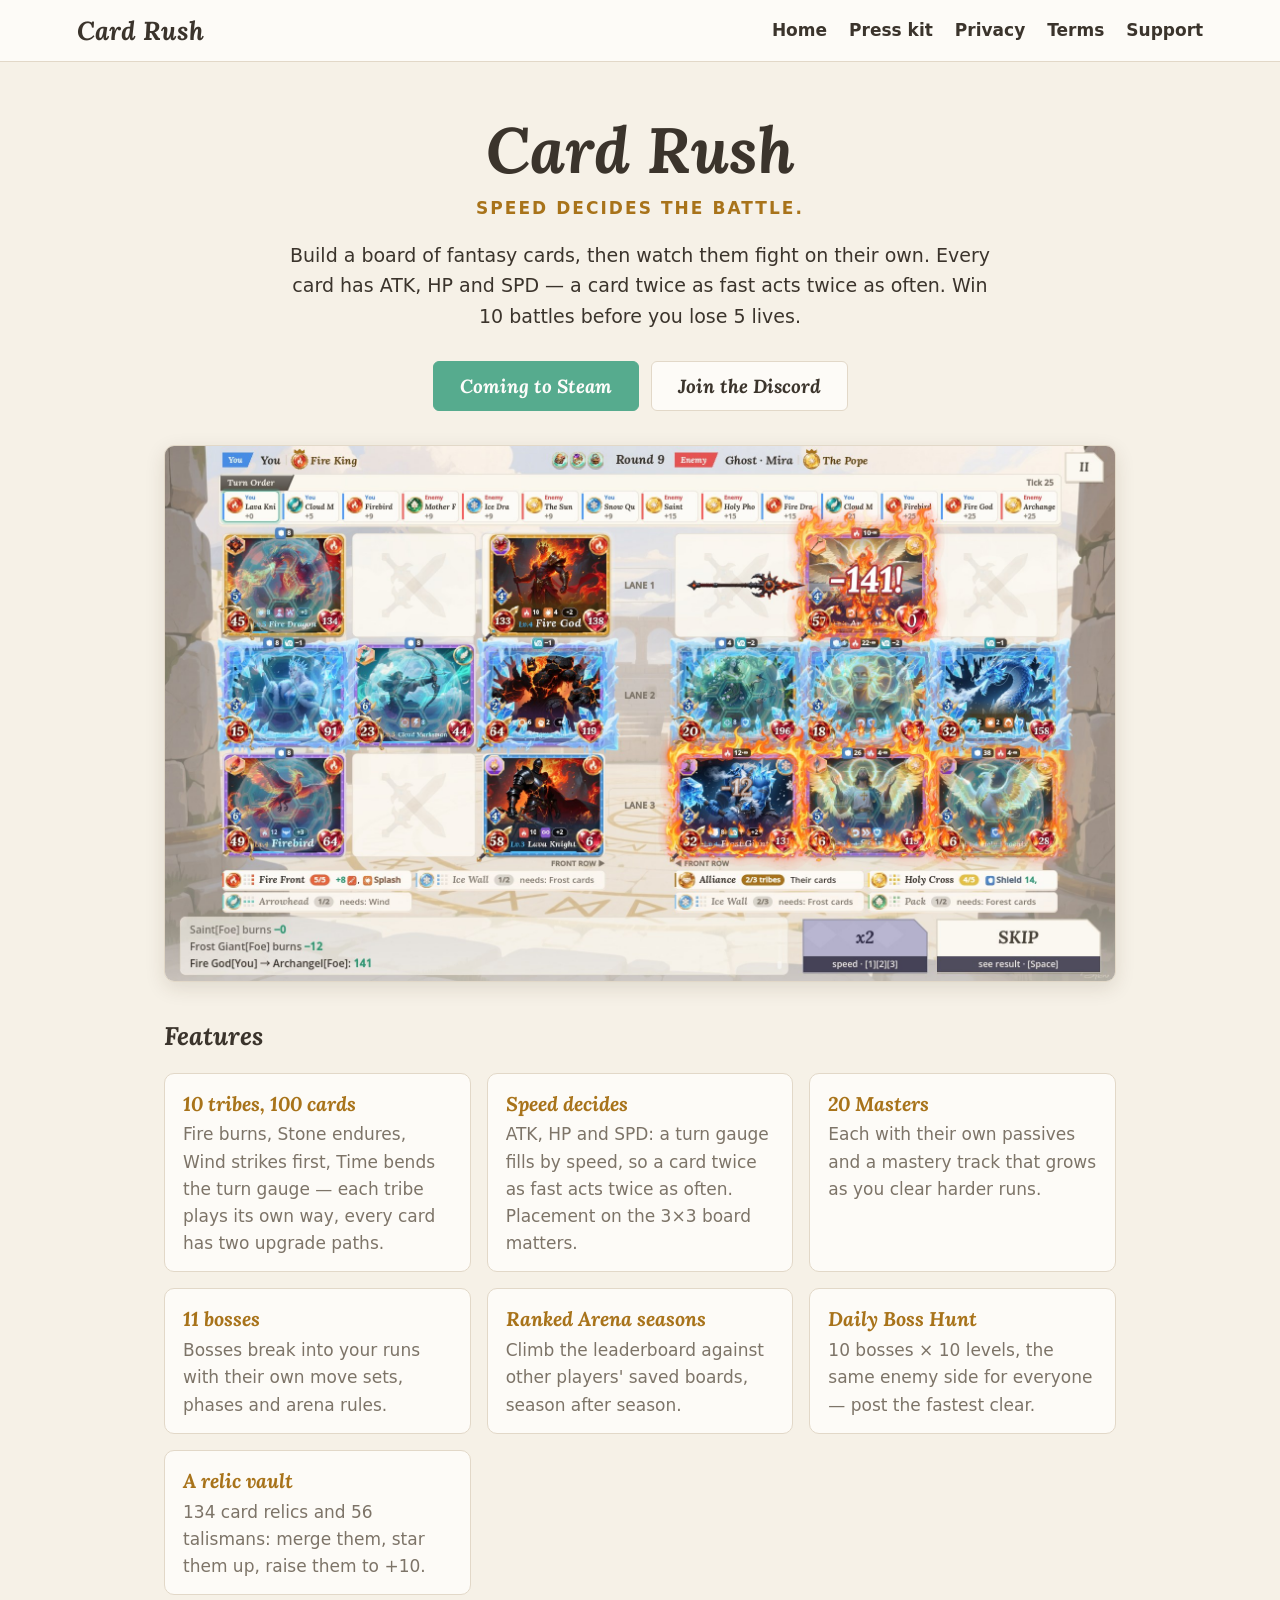
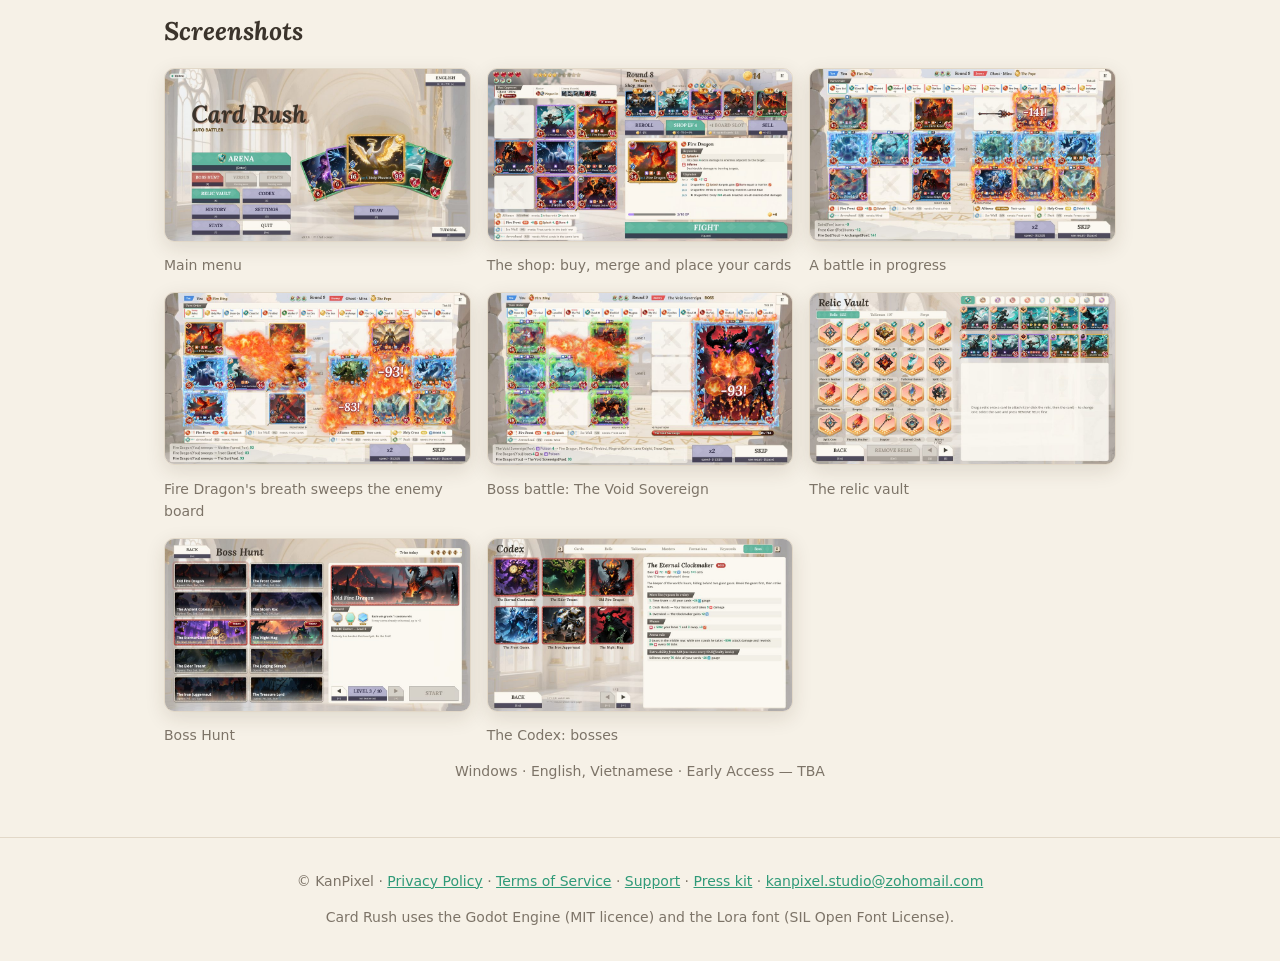
<file: index.html>
<!doctype html>
<html lang="en">
<head>
<meta charset="utf-8">
<meta name="viewport" content="width=device-width, initial-scale=1">
<title>Card Rush — speed decides the battle</title>
<meta name="description" content="Card Rush — a strategy auto-battler where speed decides the battle.">
<meta name="referrer" content="no-referrer">
<meta property="og:title" content="Card Rush — speed decides the battle">
<meta property="og:description" content="Card Rush — a strategy auto-battler where speed decides the battle.">
<meta property="og:image" content="img/01_menu.jpg">
<link rel="stylesheet" href="style.css">
</head>
<body>
<header class="top"><a class="brand" href="index.html">Card Rush</a>
<nav><a href="index.html">Home</a><a href="press.html">Press kit</a><a href="privacy.html">Privacy</a><a href="terms.html">Terms</a><a href="support.html">Support</a></nav></header>
<main>

<section class="hero">
<h1>Card Rush</h1>
<p class="tag">Speed decides the battle.</p>
<p class="lead">Build a board of fantasy cards, then watch them fight on their own. Every card has ATK, HP and SPD —
a card twice as fast acts twice as often. Win 10 battles before you lose 5 lives.</p>
<div class="buttons"><span class="btn primary disabled">Coming to Steam</span><a class="btn" href="https://discord.gg/cfZNte27gj">Join the Discord</a></div>
<img class="heroimg" src="img/03_battle.jpg" alt="A battle in Card Rush">
</section>
<section><h2>Features</h2><div class="feats"><div class="feat"><h3>10 tribes, 100 cards</h3><p>Fire burns, Stone endures, Wind strikes first, Time bends the turn gauge — each tribe plays its own way, every card has two upgrade paths.</p></div><div class="feat"><h3>Speed decides</h3><p>ATK, HP and SPD: a turn gauge fills by speed, so a card twice as fast acts twice as often. Placement on the 3×3 board matters.</p></div><div class="feat"><h3>20 Masters</h3><p>Each with their own passives and a mastery track that grows as you clear harder runs.</p></div><div class="feat"><h3>11 bosses</h3><p>Bosses break into your runs with their own move sets, phases and arena rules.</p></div><div class="feat"><h3>Ranked Arena seasons</h3><p>Climb the leaderboard against other players&#x27; saved boards, season after season.</p></div><div class="feat"><h3>Daily Boss Hunt</h3><p>10 bosses × 10 levels, the same enemy side for everyone — post the fastest clear.</p></div><div class="feat"><h3>A relic vault</h3><p>134 card relics and 56 talismans: merge them, star them up, raise them to +10.</p></div></div></section>
<section><h2>Screenshots</h2><div class="shots"><figure><a href="img/01_menu.jpg"><img src="img/01_menu_s.jpg" alt="Main menu" loading="lazy"></a><figcaption>Main menu</figcaption></figure><figure><a href="img/02_shop.jpg"><img src="img/02_shop_s.jpg" alt="The shop: buy, merge and place your cards" loading="lazy"></a><figcaption>The shop: buy, merge and place your cards</figcaption></figure><figure><a href="img/03_battle.jpg"><img src="img/03_battle_s.jpg" alt="A battle in progress" loading="lazy"></a><figcaption>A battle in progress</figcaption></figure><figure><a href="img/04_battle_late.jpg"><img src="img/04_battle_late_s.jpg" alt="Fire Dragon&#x27;s breath sweeps the enemy board" loading="lazy"></a><figcaption>Fire Dragon&#x27;s breath sweeps the enemy board</figcaption></figure><figure><a href="img/08_boss_battle.jpg"><img src="img/08_boss_battle_s.jpg" alt="Boss battle: The Void Sovereign" loading="lazy"></a><figcaption>Boss battle: The Void Sovereign</figcaption></figure><figure><a href="img/05_relic_vault.jpg"><img src="img/05_relic_vault_s.jpg" alt="The relic vault" loading="lazy"></a><figcaption>The relic vault</figcaption></figure><figure><a href="img/06_boss_hunt.jpg"><img src="img/06_boss_hunt_s.jpg" alt="Boss Hunt" loading="lazy"></a><figcaption>Boss Hunt</figcaption></figure><figure><a href="img/07_codex_bosses.jpg"><img src="img/07_codex_bosses_s.jpg" alt="The Codex: bosses" loading="lazy"></a><figcaption>The Codex: bosses</figcaption></figure></div></section>
<section class="small"><p>Windows · English, Vietnamese · Early Access — TBA</p></section>

</main>
<footer>
<p>© KanPixel · <a href="privacy.html">Privacy Policy</a> · <a href="terms.html">Terms of Service</a> · <a href="support.html">Support</a> · <a href="press.html">Press kit</a> ·
<a href="mailto:kanpixel.studio@zohomail.com">kanpixel.studio@zohomail.com</a></p>
<p class="faint">Card Rush uses the Godot Engine (MIT licence) and the Lora font (SIL Open Font License).</p>
</footer>
</body>
</html>
</file>
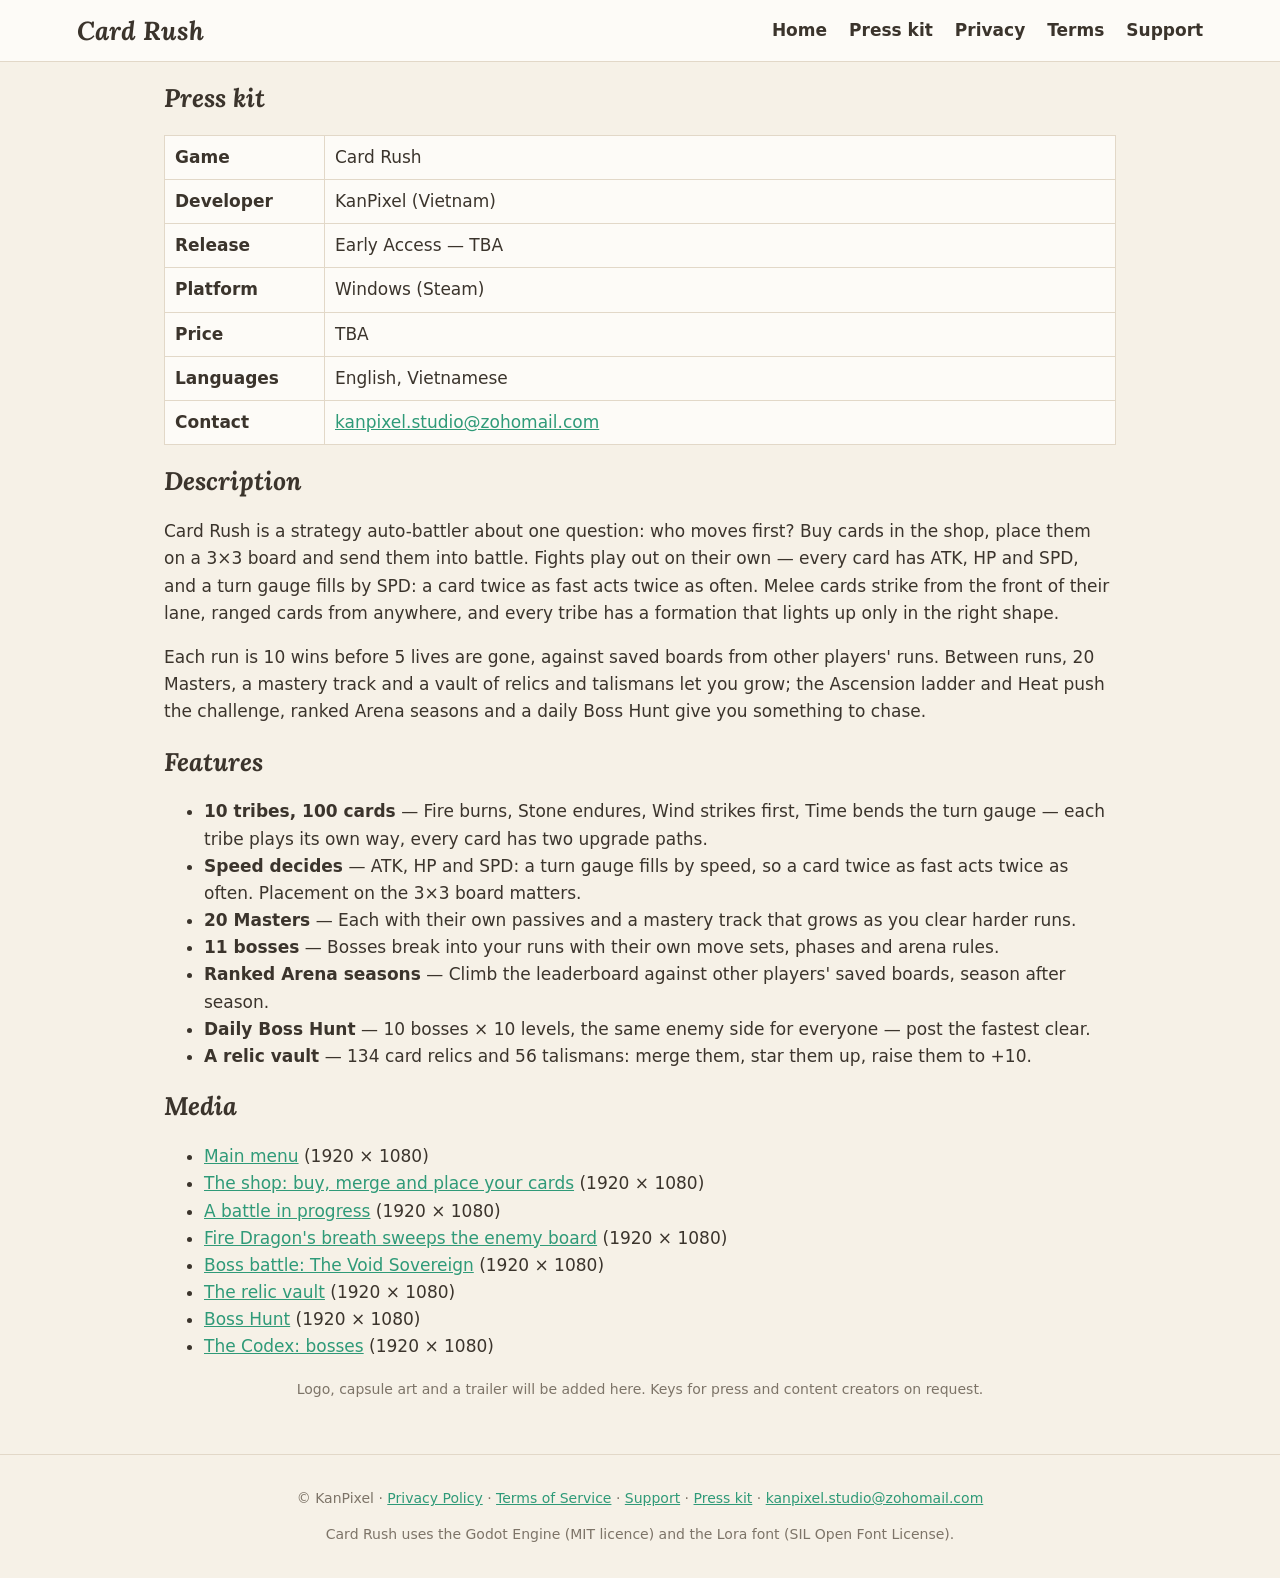
<file: press.html>
<!doctype html>
<html lang="en">
<head>
<meta charset="utf-8">
<meta name="viewport" content="width=device-width, initial-scale=1">
<title>Card Rush — Press kit</title>
<meta name="description" content="Card Rush — a strategy auto-battler where speed decides the battle.">
<meta name="referrer" content="no-referrer">
<meta property="og:title" content="Card Rush — Press kit">
<meta property="og:description" content="Card Rush — a strategy auto-battler where speed decides the battle.">
<meta property="og:image" content="img/01_menu.jpg">
<link rel="stylesheet" href="style.css">
</head>
<body>
<header class="top"><a class="brand" href="index.html">Card Rush</a>
<nav><a href="index.html">Home</a><a href="press.html">Press kit</a><a href="privacy.html">Privacy</a><a href="terms.html">Terms</a><a href="support.html">Support</a></nav></header>
<main>

<section>
<h1>Press kit</h1>
<table class="facts">
<tr><th>Game</th><td>Card Rush</td></tr>
<tr><th>Developer</th><td>KanPixel (Vietnam)</td></tr>
<tr><th>Release</th><td>Early Access — TBA</td></tr>
<tr><th>Platform</th><td>Windows (Steam)</td></tr>
<tr><th>Price</th><td>TBA</td></tr>
<tr><th>Languages</th><td>English, Vietnamese</td></tr>
<tr><th>Contact</th><td><a href="mailto:kanpixel.studio@zohomail.com">kanpixel.studio@zohomail.com</a></td></tr>
</table>
<h2>Description</h2>
<p>Card Rush is a strategy auto-battler about one question: who moves first? Buy cards in the shop, place them on a
3×3 board and send them into battle. Fights play out on their own — every card has ATK, HP and SPD, and a turn gauge
fills by SPD: a card twice as fast acts twice as often. Melee cards strike from the front of their lane, ranged cards
from anywhere, and every tribe has a formation that lights up only in the right shape.</p>
<p>Each run is 10 wins before 5 lives are gone, against saved boards from other players' runs. Between runs, 20
Masters, a mastery track and a vault of relics and talismans let you grow; the Ascension ladder and Heat push the
challenge, ranked Arena seasons and a daily Boss Hunt give you something to chase.</p>
<h2>Features</h2><ul><li><b>10 tribes, 100 cards</b> — Fire burns, Stone endures, Wind strikes first, Time bends the turn gauge — each tribe plays its own way, every card has two upgrade paths.</li><li><b>Speed decides</b> — ATK, HP and SPD: a turn gauge fills by speed, so a card twice as fast acts twice as often. Placement on the 3×3 board matters.</li><li><b>20 Masters</b> — Each with their own passives and a mastery track that grows as you clear harder runs.</li><li><b>11 bosses</b> — Bosses break into your runs with their own move sets, phases and arena rules.</li><li><b>Ranked Arena seasons</b> — Climb the leaderboard against other players&#x27; saved boards, season after season.</li><li><b>Daily Boss Hunt</b> — 10 bosses × 10 levels, the same enemy side for everyone — post the fastest clear.</li><li><b>A relic vault</b> — 134 card relics and 56 talismans: merge them, star them up, raise them to +10.</li></ul>
<h2>Media</h2><ul><li><a href="img/01_menu.jpg">Main menu</a> (1920 × 1080)</li><li><a href="img/02_shop.jpg">The shop: buy, merge and place your cards</a> (1920 × 1080)</li><li><a href="img/03_battle.jpg">A battle in progress</a> (1920 × 1080)</li><li><a href="img/04_battle_late.jpg">Fire Dragon&#x27;s breath sweeps the enemy board</a> (1920 × 1080)</li><li><a href="img/08_boss_battle.jpg">Boss battle: The Void Sovereign</a> (1920 × 1080)</li><li><a href="img/05_relic_vault.jpg">The relic vault</a> (1920 × 1080)</li><li><a href="img/06_boss_hunt.jpg">Boss Hunt</a> (1920 × 1080)</li><li><a href="img/07_codex_bosses.jpg">The Codex: bosses</a> (1920 × 1080)</li></ul>
<p class="faint">Logo, capsule art and a trailer will be added here. Keys for press and content creators on request.</p>
</section>

</main>
<footer>
<p>© KanPixel · <a href="privacy.html">Privacy Policy</a> · <a href="terms.html">Terms of Service</a> · <a href="support.html">Support</a> · <a href="press.html">Press kit</a> ·
<a href="mailto:kanpixel.studio@zohomail.com">kanpixel.studio@zohomail.com</a></p>
<p class="faint">Card Rush uses the Godot Engine (MIT licence) and the Lora font (SIL Open Font License).</p>
</footer>
</body>
</html>
</file>
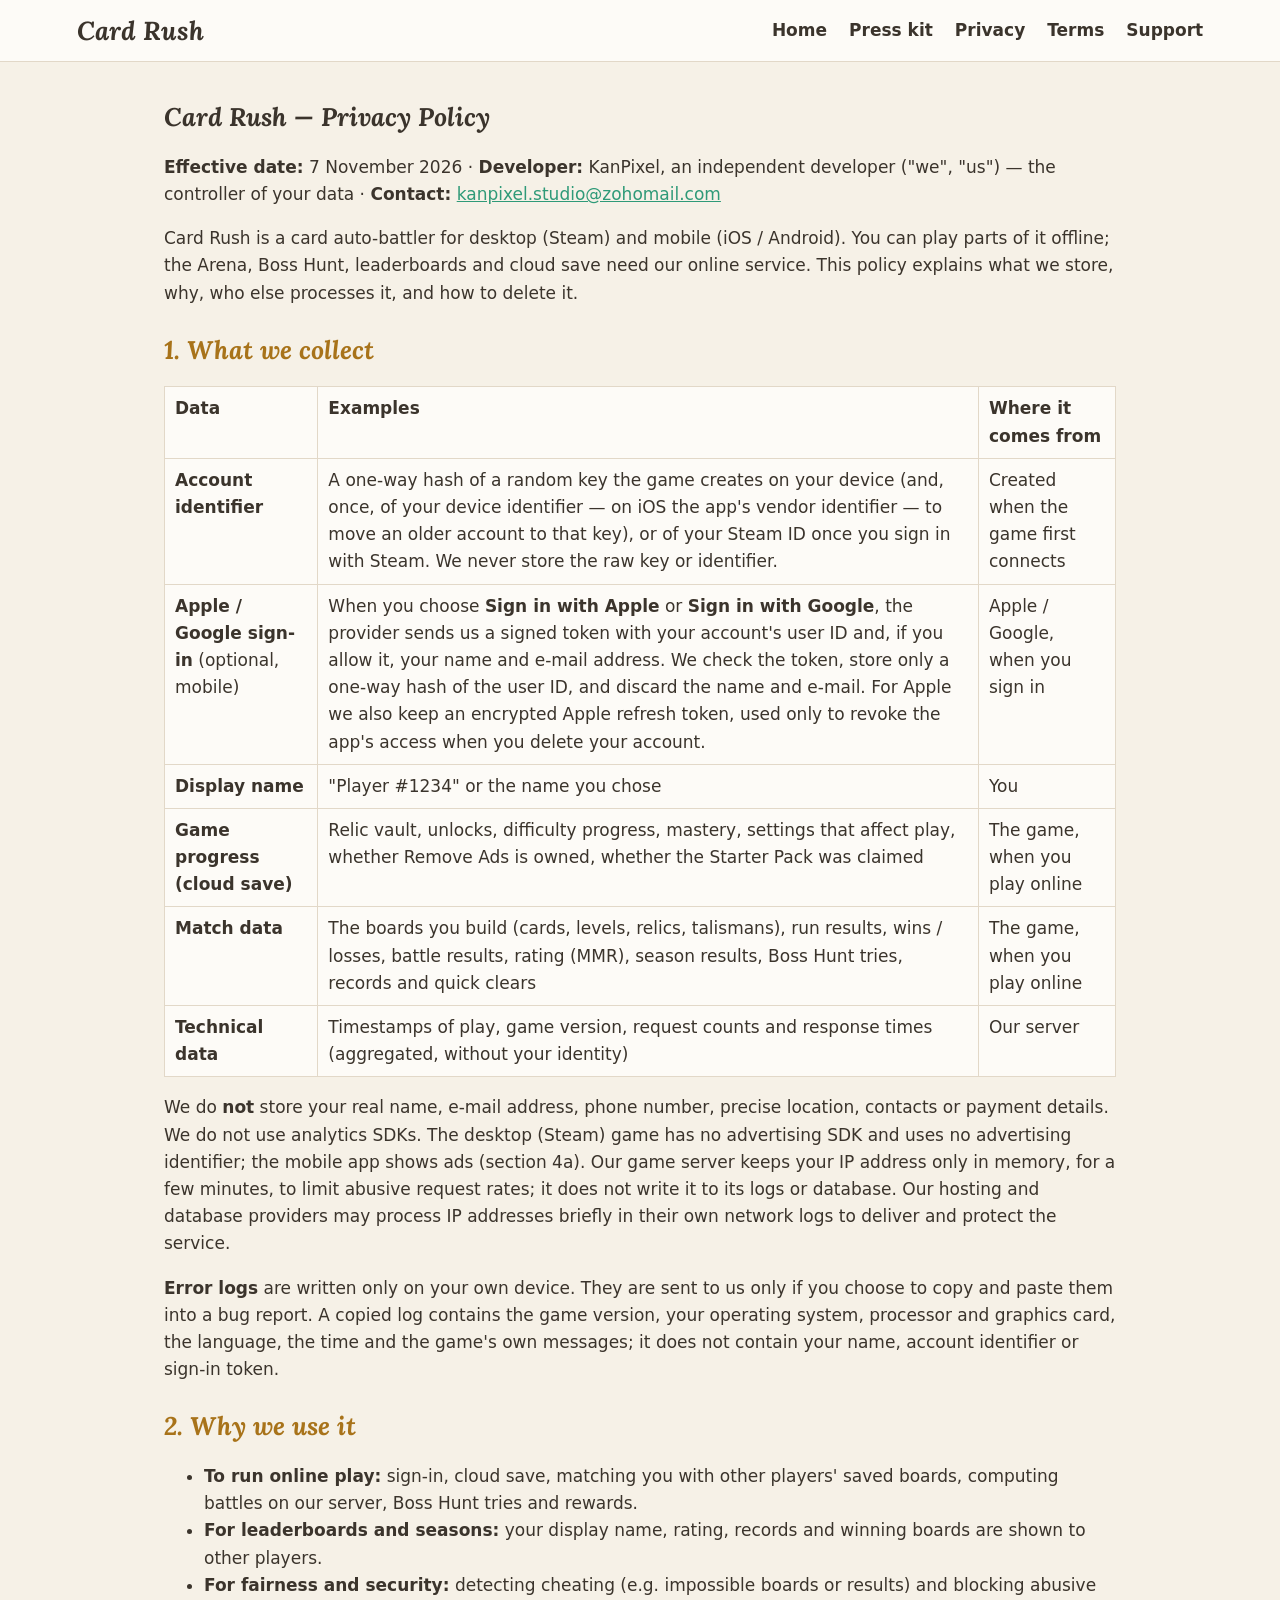
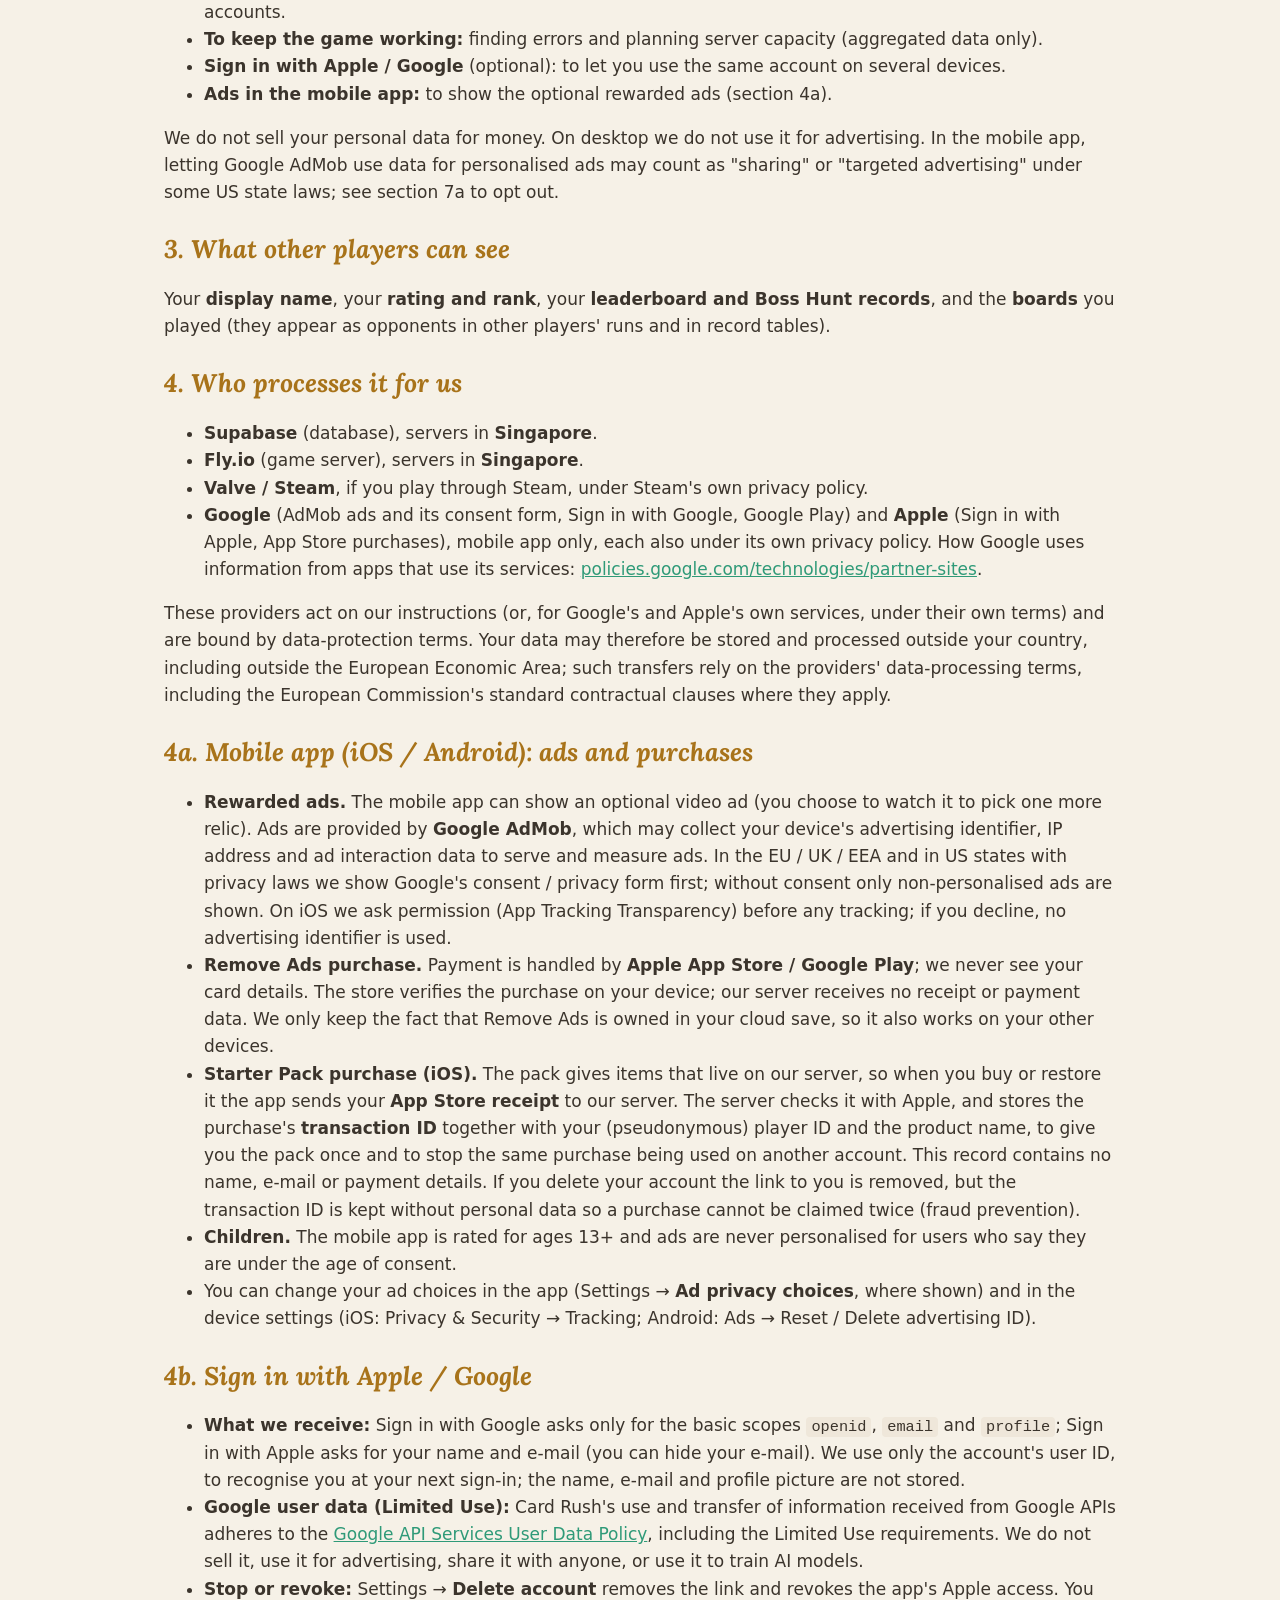
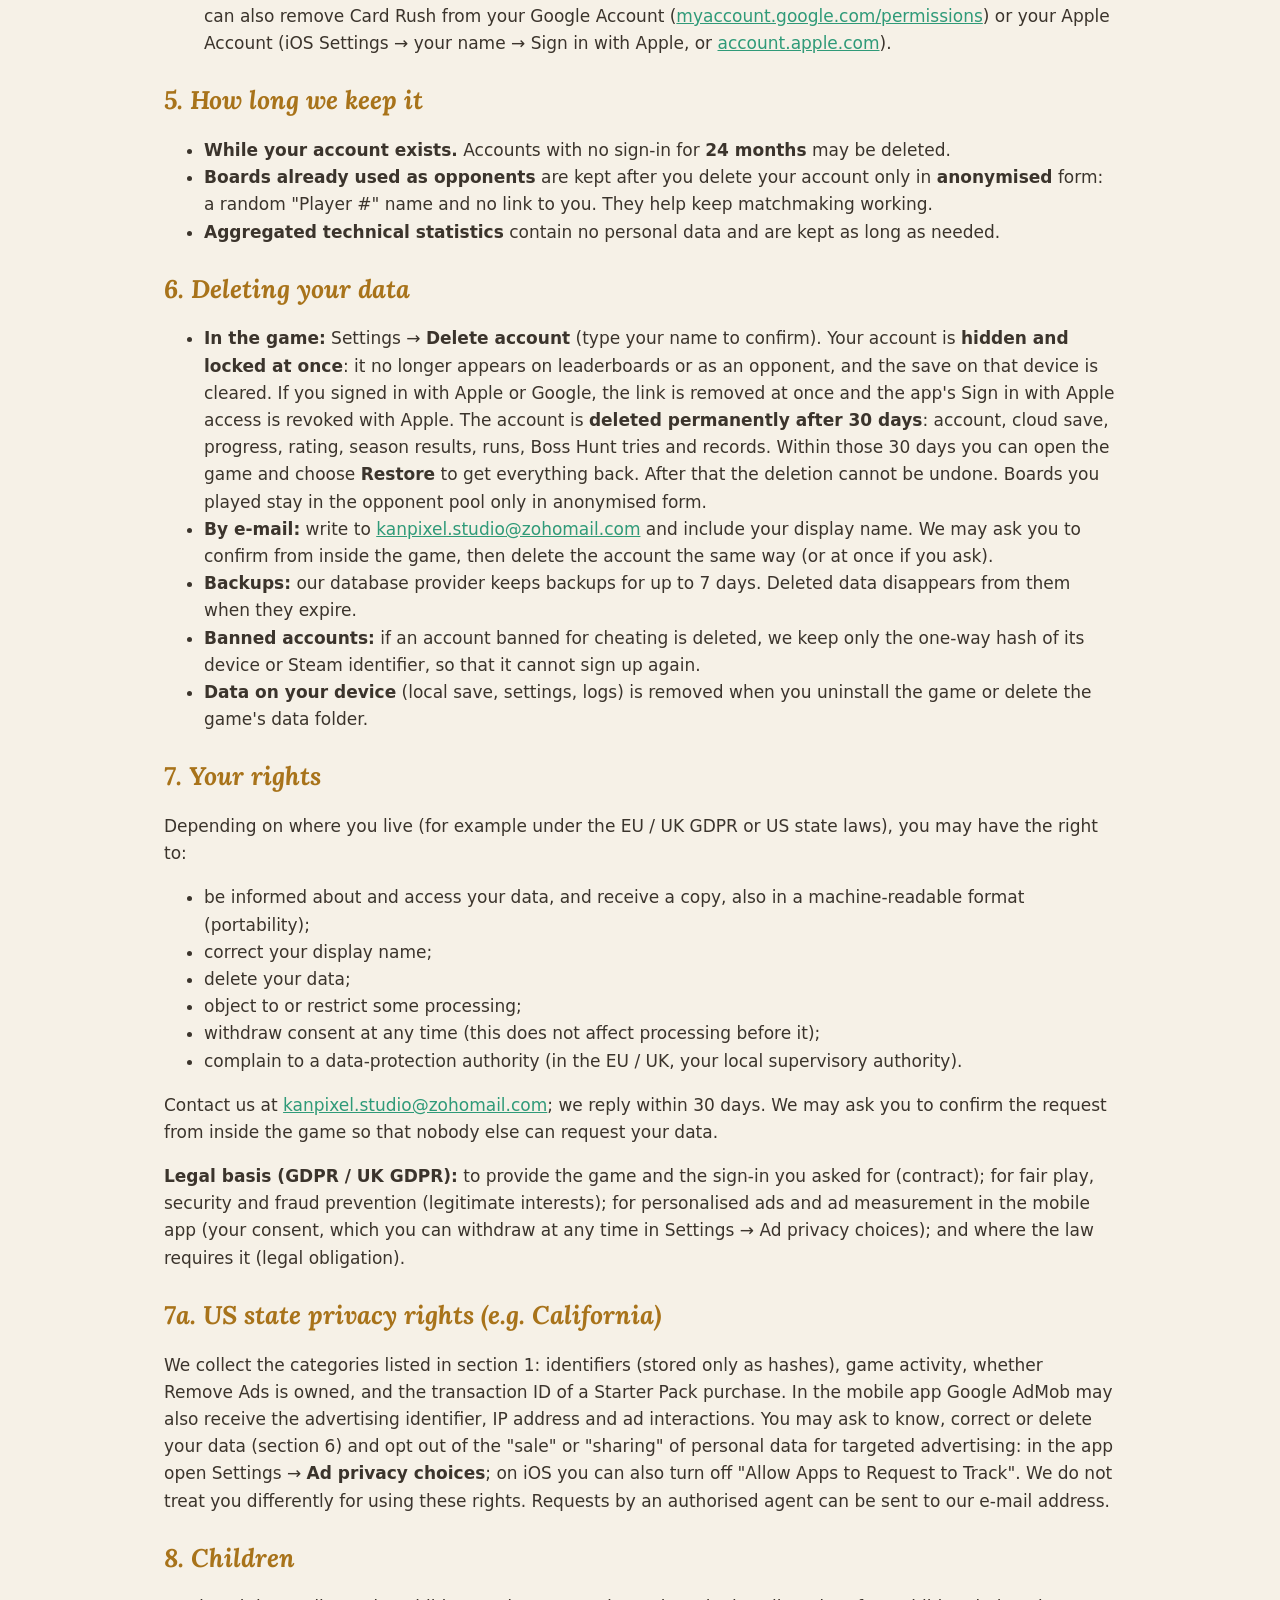
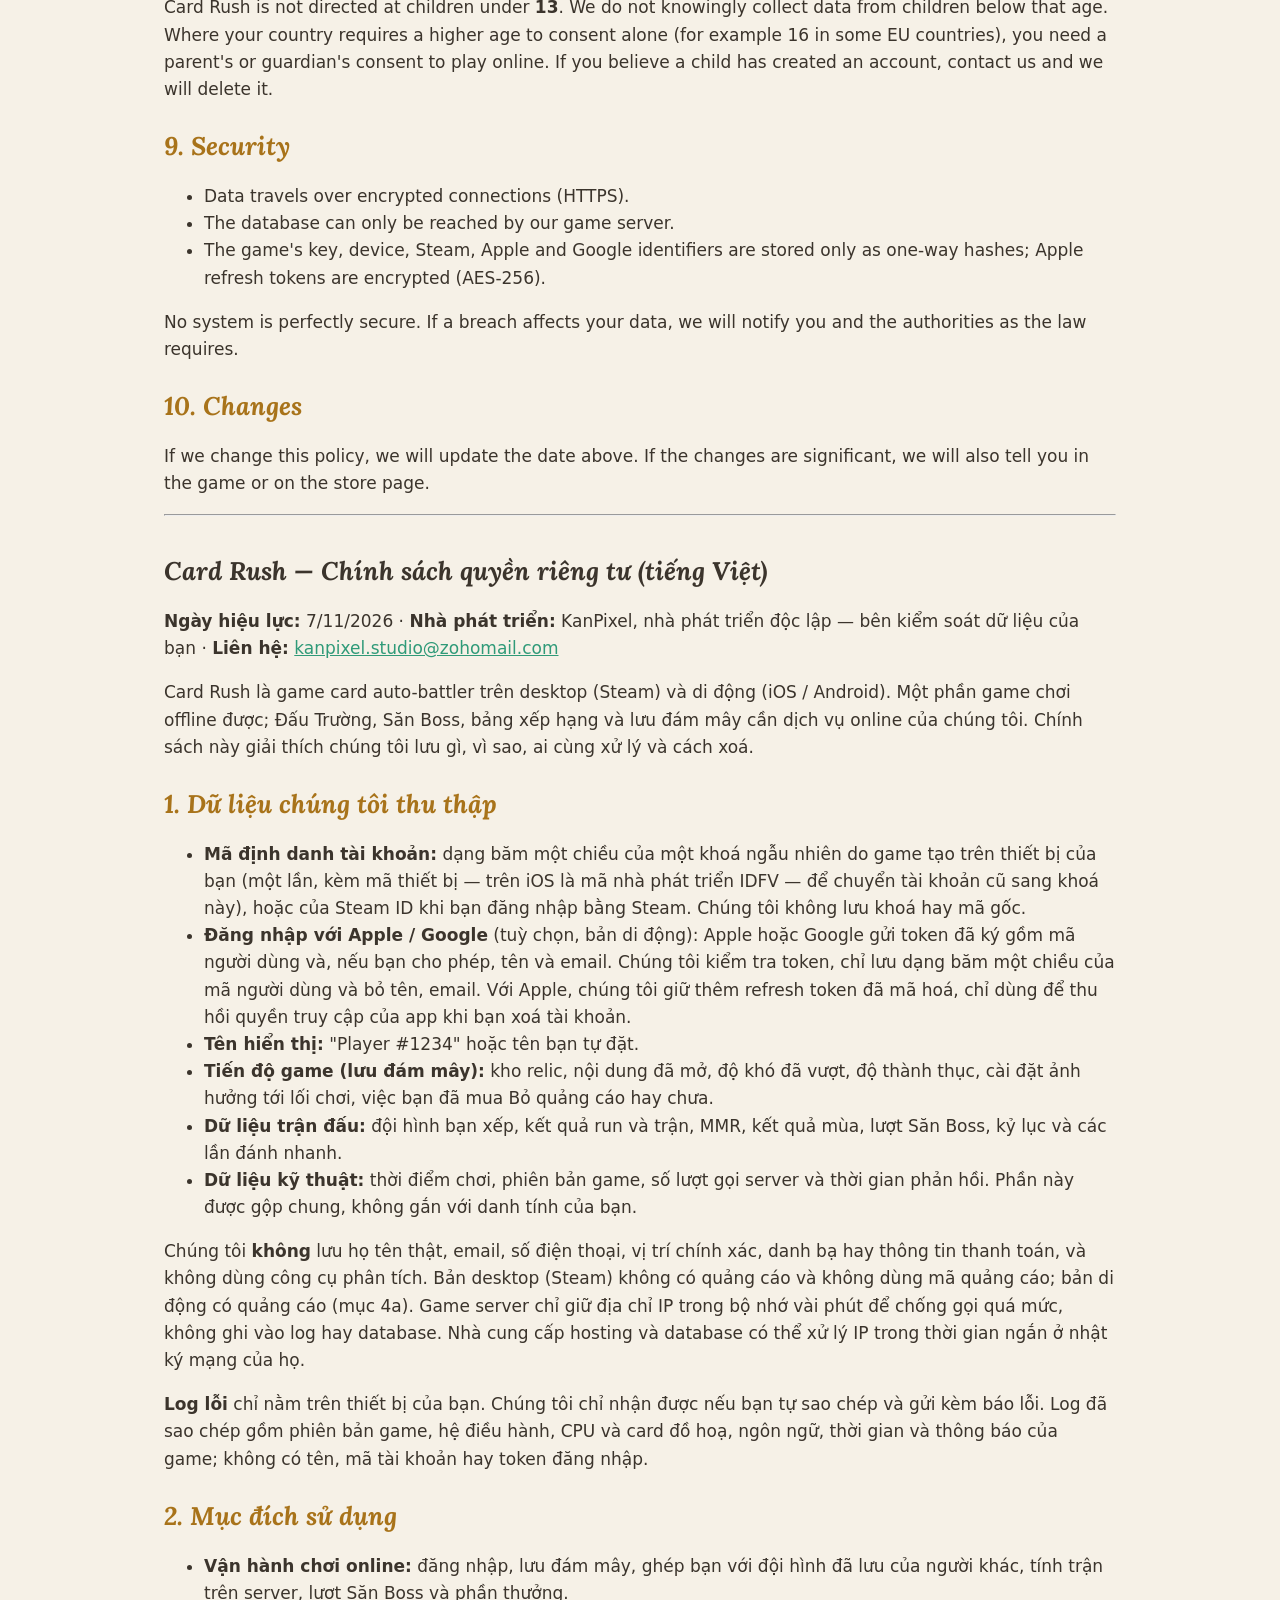
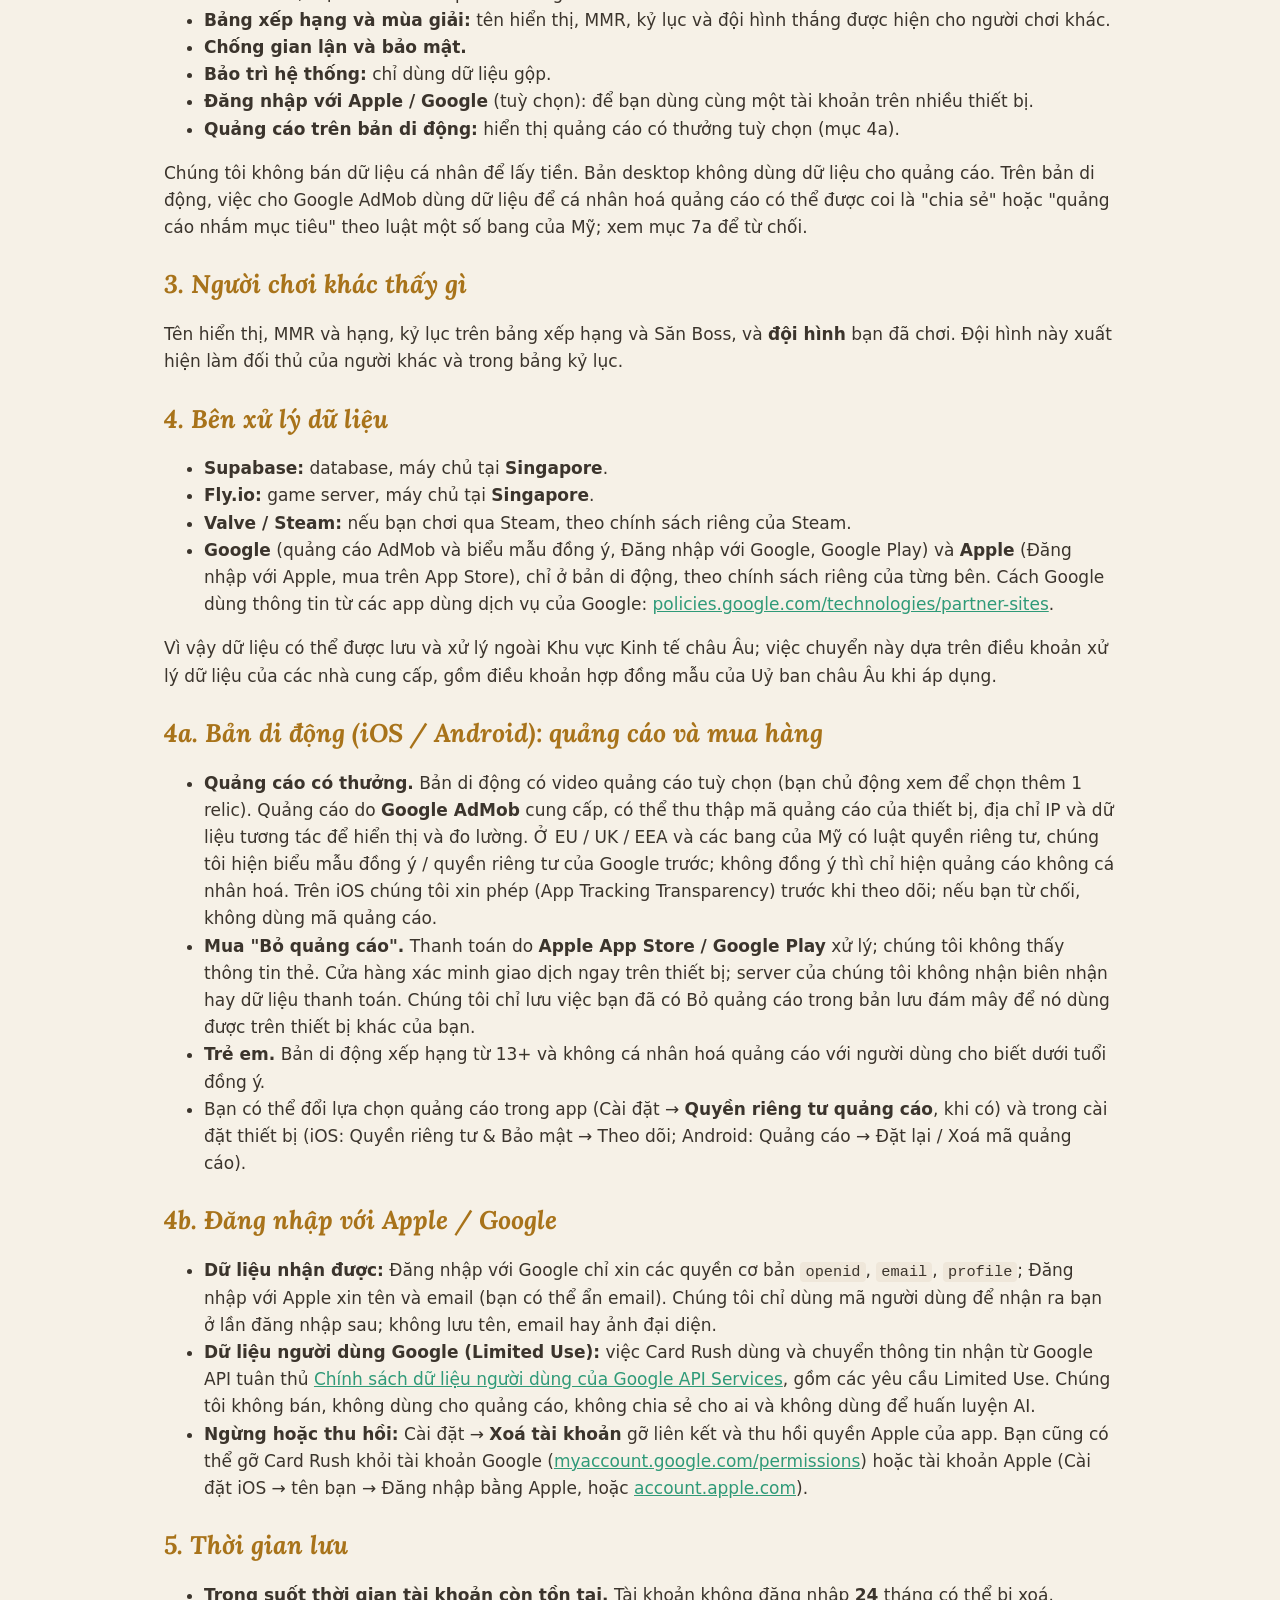
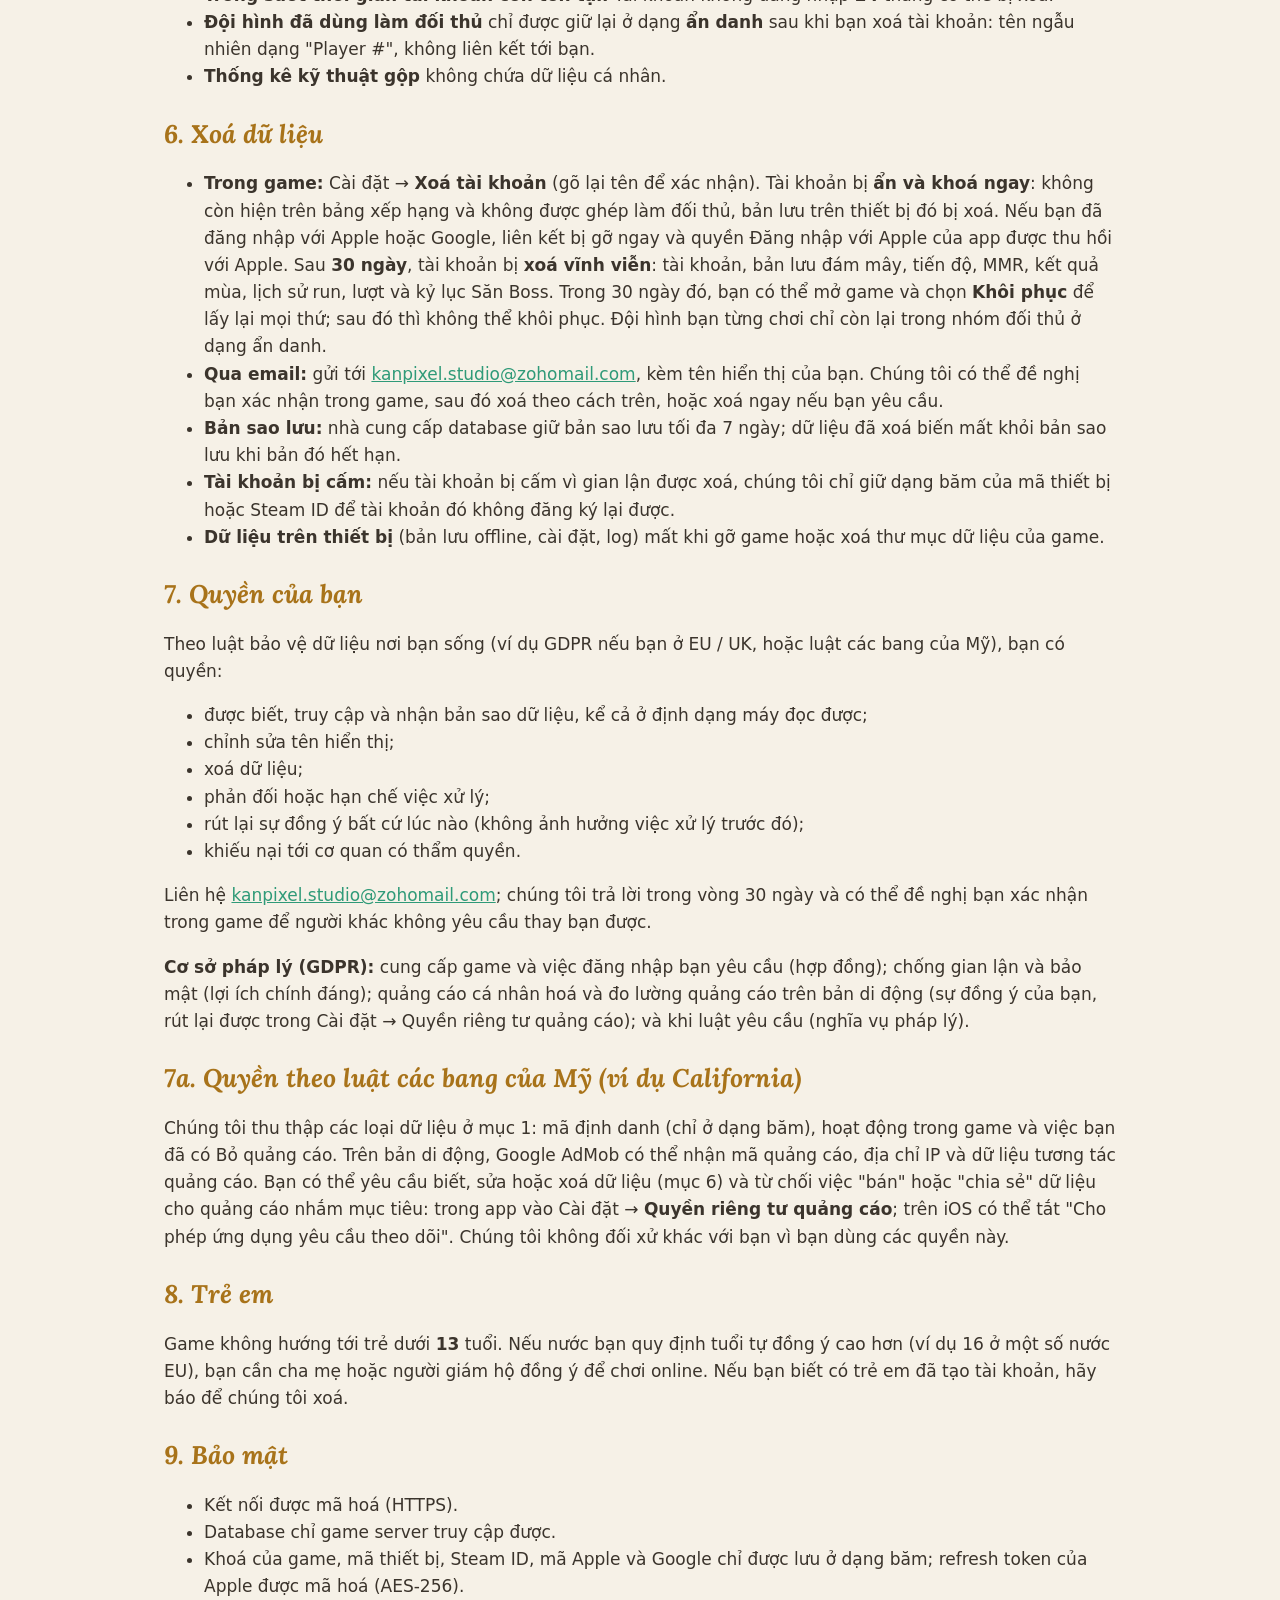
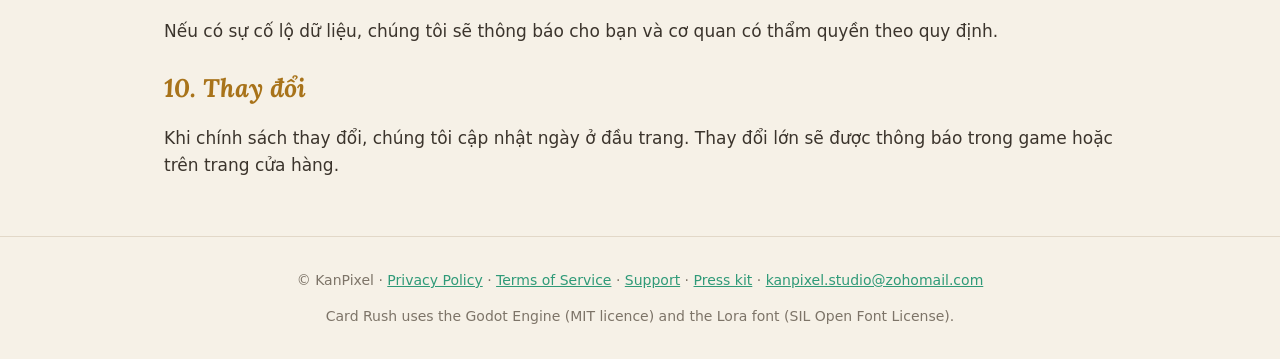
<file: privacy.html>
<!doctype html>
<html lang="en">
<head>
<meta charset="utf-8">
<meta name="viewport" content="width=device-width, initial-scale=1">
<title>Card Rush — Privacy Policy</title>
<meta name="description" content="What Card Rush stores, why, who processes it and how to delete it (desktop and mobile).">
<meta name="referrer" content="no-referrer">
<meta property="og:title" content="Card Rush — Privacy Policy">
<meta property="og:description" content="What Card Rush stores, why, who processes it and how to delete it (desktop and mobile).">
<meta property="og:image" content="img/01_menu.jpg">
<link rel="stylesheet" href="style.css">
</head>
<body>
<header class="top"><a class="brand" href="index.html">Card Rush</a>
<nav><a href="index.html">Home</a><a href="press.html">Press kit</a><a href="privacy.html">Privacy</a><a href="terms.html">Terms</a><a href="support.html">Support</a></nav></header>
<main>
<section class="policy"><h1>Card Rush — Privacy Policy</h1>
<p><b>Effective date:</b> 7 November 2026 · <b>Developer:</b> KanPixel, an independent developer (&quot;we&quot;, &quot;us&quot;) — the controller of your data · <b>Contact:</b> <a href="mailto:kanpixel.studio@zohomail.com">kanpixel.studio@zohomail.com</a></p>
<p>Card Rush is a card auto-battler for desktop (Steam) and mobile (iOS / Android). You can play parts of it offline; the Arena, Boss Hunt, leaderboards and cloud save need our online service. This policy explains what we store, why, who else processes it, and how to delete it.</p>
<h2>1. What we collect</h2>
<table class="policy"><tr><th>Data</th><th>Examples</th><th>Where it comes from</th></tr><tr><td><b>Account identifier</b></td><td>A one-way hash of a random key the game creates on your device (and, once, of your device identifier — on iOS the app&#x27;s vendor identifier — to move an older account to that key), or of your Steam ID once you sign in with Steam. We never store the raw key or identifier.</td><td>Created when the game first connects</td></tr><tr><td><b>Apple / Google sign-in</b> (optional, mobile)</td><td>When you choose <b>Sign in with Apple</b> or <b>Sign in with Google</b>, the provider sends us a signed token with your account&#x27;s user ID and, if you allow it, your name and e-mail address. We check the token, store only a one-way hash of the user ID, and discard the name and e-mail. For Apple we also keep an encrypted Apple refresh token, used only to revoke the app&#x27;s access when you delete your account.</td><td>Apple / Google, when you sign in</td></tr><tr><td><b>Display name</b></td><td>&quot;Player #1234&quot; or the name you chose</td><td>You</td></tr><tr><td><b>Game progress (cloud save)</b></td><td>Relic vault, unlocks, difficulty progress, mastery, settings that affect play, whether Remove Ads is owned, whether the Starter Pack was claimed</td><td>The game, when you play online</td></tr><tr><td><b>Match data</b></td><td>The boards you build (cards, levels, relics, talismans), run results, wins / losses, battle results, rating (MMR), season results, Boss Hunt tries, records and quick clears</td><td>The game, when you play online</td></tr><tr><td><b>Technical data</b></td><td>Timestamps of play, game version, request counts and response times (aggregated, without your identity)</td><td>Our server</td></tr></table>
<p>We do <b>not</b> store your real name, e-mail address, phone number, precise location, contacts or payment details. We do not use analytics SDKs. The desktop (Steam) game has no advertising SDK and uses no advertising identifier; the mobile app shows ads (section 4a). Our game server keeps your IP address only in memory, for a few minutes, to limit abusive request rates; it does not write it to its logs or database. Our hosting and database providers may process IP addresses briefly in their own network logs to deliver and protect the service.</p>
<p><b>Error logs</b> are written only on your own device. They are sent to us only if you choose to copy and paste them into a bug report. A copied log contains the game version, your operating system, processor and graphics card, the language, the time and the game&#x27;s own messages; it does not contain your name, account identifier or sign-in token.</p>
<h2>2. Why we use it</h2>
<ul><li><b>To run online play:</b> sign-in, cloud save, matching you with other players&#x27; saved boards, computing battles on our server, Boss Hunt tries and rewards.</li><li><b>For leaderboards and seasons:</b> your display name, rating, records and winning boards are shown to other players.</li><li><b>For fairness and security:</b> detecting cheating (e.g. impossible boards or results) and blocking abusive accounts.</li><li><b>To keep the game working:</b> finding errors and planning server capacity (aggregated data only).</li><li><b>Sign in with Apple / Google</b> (optional): to let you use the same account on several devices.</li><li><b>Ads in the mobile app:</b> to show the optional rewarded ads (section 4a).</li></ul>
<p>We do not sell your personal data for money. On desktop we do not use it for advertising. In the mobile app, letting Google AdMob use data for personalised ads may count as &quot;sharing&quot; or &quot;targeted advertising&quot; under some US state laws; see section 7a to opt out.</p>
<h2>3. What other players can see</h2>
<p>Your <b>display name</b>, your <b>rating and rank</b>, your <b>leaderboard and Boss Hunt records</b>, and the <b>boards</b> you played (they appear as opponents in other players&#x27; runs and in record tables).</p>
<h2>4. Who processes it for us</h2>
<ul><li><b>Supabase</b> (database), servers in <b>Singapore</b>.</li><li><b>Fly.io</b> (game server), servers in <b>Singapore</b>.</li><li><b>Valve / Steam</b>, if you play through Steam, under Steam&#x27;s own privacy policy.</li><li><b>Google</b> (AdMob ads and its consent form, Sign in with Google, Google Play) and <b>Apple</b> (Sign in with Apple, App Store purchases), mobile app only, each also under its own privacy policy. How Google uses information from apps that use its services: <a href="https://policies.google.com/technologies/partner-sites">policies.google.com/technologies/partner-sites</a>.</li></ul>
<p>These providers act on our instructions (or, for Google&#x27;s and Apple&#x27;s own services, under their own terms) and are bound by data-protection terms. Your data may therefore be stored and processed outside your country, including outside the European Economic Area; such transfers rely on the providers&#x27; data-processing terms, including the European Commission&#x27;s standard contractual clauses where they apply.</p>
<h2>4a. Mobile app (iOS / Android): ads and purchases</h2>
<ul><li><b>Rewarded ads.</b> The mobile app can show an optional video ad (you choose to watch it to pick one more relic). Ads are provided by <b>Google AdMob</b>, which may collect your device&#x27;s advertising identifier, IP address and ad interaction data to serve and measure ads. In the EU / UK / EEA and in US states with privacy laws we show Google&#x27;s consent / privacy form first; without consent only non-personalised ads are shown. On iOS we ask permission (App Tracking Transparency) before any tracking; if you decline, no advertising identifier is used.</li><li><b>Remove Ads purchase.</b> Payment is handled by <b>Apple App Store / Google Play</b>; we never see your card details. The store verifies the purchase on your device; our server receives no receipt or payment data. We only keep the fact that Remove Ads is owned in your cloud save, so it also works on your other devices.</li><li><b>Starter Pack purchase (iOS).</b> The pack gives items that live on our server, so when you buy or restore it the app sends your <b>App Store receipt</b> to our server. The server checks it with Apple, and stores the purchase&#x27;s <b>transaction ID</b> together with your (pseudonymous) player ID and the product name, to give you the pack once and to stop the same purchase being used on another account. This record contains no name, e-mail or payment details. If you delete your account the link to you is removed, but the transaction ID is kept without personal data so a purchase cannot be claimed twice (fraud prevention).</li><li><b>Children.</b> The mobile app is rated for ages 13+ and ads are never personalised for users who say they are under the age of consent.</li><li>You can change your ad choices in the app (Settings → <b>Ad privacy choices</b>, where shown) and in the device settings (iOS: Privacy &amp; Security → Tracking; Android: Ads → Reset / Delete advertising ID).</li></ul>
<h2>4b. Sign in with Apple / Google</h2>
<ul><li><b>What we receive:</b> Sign in with Google asks only for the basic scopes <code>openid</code>, <code>email</code> and <code>profile</code>; Sign in with Apple asks for your name and e-mail (you can hide your e-mail). We use only the account&#x27;s user ID, to recognise you at your next sign-in; the name, e-mail and profile picture are not stored.</li><li><b>Google user data (Limited Use):</b> Card Rush&#x27;s use and transfer of information received from Google APIs adheres to the <a href="https://developers.google.com/terms/api-services-user-data-policy">Google API Services User Data Policy</a>, including the Limited Use requirements. We do not sell it, use it for advertising, share it with anyone, or use it to train AI models.</li><li><b>Stop or revoke:</b> Settings → <b>Delete account</b> removes the link and revokes the app&#x27;s Apple access. You can also remove Card Rush from your Google Account (<a href="https://myaccount.google.com/permissions">myaccount.google.com/permissions</a>) or your Apple Account (iOS Settings → your name → Sign in with Apple, or <a href="https://account.apple.com">account.apple.com</a>).</li></ul>
<h2>5. How long we keep it</h2>
<ul><li><b>While your account exists.</b> Accounts with no sign-in for <b>24 months</b> may be deleted.</li><li><b>Boards already used as opponents</b> are kept after you delete your account only in <b>anonymised</b> form: a random &quot;Player #&quot; name and no link to you. They help keep matchmaking working.</li><li><b>Aggregated technical statistics</b> contain no personal data and are kept as long as needed.</li></ul>
<h2>6. Deleting your data</h2>
<ul><li><b>In the game:</b> Settings → <b>Delete account</b> (type your name to confirm). Your account is <b>hidden and locked at once</b>: it no longer appears on leaderboards or as an opponent, and the save on that device is cleared. If you signed in with Apple or Google, the link is removed at once and the app&#x27;s Sign in with Apple access is revoked with Apple. The account is <b>deleted permanently after 30 days</b>: account, cloud save, progress, rating, season results, runs, Boss Hunt tries and records. Within those 30 days you can open the game and choose <b>Restore</b> to get everything back. After that the deletion cannot be undone. Boards you played stay in the opponent pool only in anonymised form.</li><li><b>By e-mail:</b> write to <a href="mailto:kanpixel.studio@zohomail.com">kanpixel.studio@zohomail.com</a> and include your display name. We may ask you to confirm from inside the game, then delete the account the same way (or at once if you ask).</li><li><b>Backups:</b> our database provider keeps backups for up to 7 days. Deleted data disappears from them when they expire.</li><li><b>Banned accounts:</b> if an account banned for cheating is deleted, we keep only the one-way hash of its device or Steam identifier, so that it cannot sign up again.</li><li><b>Data on your device</b> (local save, settings, logs) is removed when you uninstall the game or delete the game&#x27;s data folder.</li></ul>
<h2>7. Your rights</h2>
<p>Depending on where you live (for example under the EU / UK GDPR or US state laws), you may have the right to:</p>
<ul><li>be informed about and access your data, and receive a copy, also in a machine-readable format (portability);</li><li>correct your display name;</li><li>delete your data;</li><li>object to or restrict some processing;</li><li>withdraw consent at any time (this does not affect processing before it);</li><li>complain to a data-protection authority (in the EU / UK, your local supervisory authority).</li></ul>
<p>Contact us at <a href="mailto:kanpixel.studio@zohomail.com">kanpixel.studio@zohomail.com</a>; we reply within 30 days. We may ask you to confirm the request from inside the game so that nobody else can request your data.</p>
<p><b>Legal basis (GDPR / UK GDPR):</b> to provide the game and the sign-in you asked for (contract); for fair play, security and fraud prevention (legitimate interests); for personalised ads and ad measurement in the mobile app (your consent, which you can withdraw at any time in Settings → Ad privacy choices); and where the law requires it (legal obligation).</p>
<h2>7a. US state privacy rights (e.g. California)</h2>
<p>We collect the categories listed in section 1: identifiers (stored only as hashes), game activity, whether Remove Ads is owned, and the transaction ID of a Starter Pack purchase. In the mobile app Google AdMob may also receive the advertising identifier, IP address and ad interactions. You may ask to know, correct or delete your data (section 6) and opt out of the &quot;sale&quot; or &quot;sharing&quot; of personal data for targeted advertising: in the app open Settings → <b>Ad privacy choices</b>; on iOS you can also turn off &quot;Allow Apps to Request to Track&quot;. We do not treat you differently for using these rights. Requests by an authorised agent can be sent to our e-mail address.</p>
<h2>8. Children</h2>
<p>Card Rush is not directed at children under <b>13</b>. We do not knowingly collect data from children below that age. Where your country requires a higher age to consent alone (for example 16 in some EU countries), you need a parent&#x27;s or guardian&#x27;s consent to play online. If you believe a child has created an account, contact us and we will delete it.</p>
<h2>9. Security</h2>
<ul><li>Data travels over encrypted connections (HTTPS).</li><li>The database can only be reached by our game server.</li><li>The game&#x27;s key, device, Steam, Apple and Google identifiers are stored only as one-way hashes; Apple refresh tokens are encrypted (AES-256).</li></ul>
<p>No system is perfectly secure. If a breach affects your data, we will notify you and the authorities as the law requires.</p>
<h2>10. Changes</h2>
<p>If we change this policy, we will update the date above. If the changes are significant, we will also tell you in the game or on the store page.</p>
<hr>
<h1>Card Rush — Chính sách quyền riêng tư (tiếng Việt)</h1>
<p><b>Ngày hiệu lực:</b> 7/11/2026 · <b>Nhà phát triển:</b> KanPixel, nhà phát triển độc lập — bên kiểm soát dữ liệu của bạn · <b>Liên hệ:</b> <a href="mailto:kanpixel.studio@zohomail.com">kanpixel.studio@zohomail.com</a></p>
<p>Card Rush là game card auto-battler trên desktop (Steam) và di động (iOS / Android). Một phần game chơi offline được; Đấu Trường, Săn Boss, bảng xếp hạng và lưu đám mây cần dịch vụ online của chúng tôi. Chính sách này giải thích chúng tôi lưu gì, vì sao, ai cùng xử lý và cách xoá.</p>
<h2>1. Dữ liệu chúng tôi thu thập</h2>
<ul><li><b>Mã định danh tài khoản:</b> dạng băm một chiều của một khoá ngẫu nhiên do game tạo trên thiết bị của bạn (một lần, kèm mã thiết bị — trên iOS là mã nhà phát triển IDFV — để chuyển tài khoản cũ sang khoá này), hoặc của Steam ID khi bạn đăng nhập bằng Steam. Chúng tôi không lưu khoá hay mã gốc.</li><li><b>Đăng nhập với Apple / Google</b> (tuỳ chọn, bản di động): Apple hoặc Google gửi token đã ký gồm mã người dùng và, nếu bạn cho phép, tên và email. Chúng tôi kiểm tra token, chỉ lưu dạng băm một chiều của mã người dùng và bỏ tên, email. Với Apple, chúng tôi giữ thêm refresh token đã mã hoá, chỉ dùng để thu hồi quyền truy cập của app khi bạn xoá tài khoản.</li><li><b>Tên hiển thị:</b> &quot;Player #1234&quot; hoặc tên bạn tự đặt.</li><li><b>Tiến độ game (lưu đám mây):</b> kho relic, nội dung đã mở, độ khó đã vượt, độ thành thục, cài đặt ảnh hưởng tới lối chơi, việc bạn đã mua Bỏ quảng cáo hay chưa.</li><li><b>Dữ liệu trận đấu:</b> đội hình bạn xếp, kết quả run và trận, MMR, kết quả mùa, lượt Săn Boss, kỷ lục và các lần đánh nhanh.</li><li><b>Dữ liệu kỹ thuật:</b> thời điểm chơi, phiên bản game, số lượt gọi server và thời gian phản hồi. Phần này được gộp chung, không gắn với danh tính của bạn.</li></ul>
<p>Chúng tôi <b>không</b> lưu họ tên thật, email, số điện thoại, vị trí chính xác, danh bạ hay thông tin thanh toán, và không dùng công cụ phân tích. Bản desktop (Steam) không có quảng cáo và không dùng mã quảng cáo; bản di động có quảng cáo (mục 4a). Game server chỉ giữ địa chỉ IP trong bộ nhớ vài phút để chống gọi quá mức, không ghi vào log hay database. Nhà cung cấp hosting và database có thể xử lý IP trong thời gian ngắn ở nhật ký mạng của họ.</p>
<p><b>Log lỗi</b> chỉ nằm trên thiết bị của bạn. Chúng tôi chỉ nhận được nếu bạn tự sao chép và gửi kèm báo lỗi. Log đã sao chép gồm phiên bản game, hệ điều hành, CPU và card đồ hoạ, ngôn ngữ, thời gian và thông báo của game; không có tên, mã tài khoản hay token đăng nhập.</p>
<h2>2. Mục đích sử dụng</h2>
<ul><li><b>Vận hành chơi online:</b> đăng nhập, lưu đám mây, ghép bạn với đội hình đã lưu của người khác, tính trận trên server, lượt Săn Boss và phần thưởng.</li><li><b>Bảng xếp hạng và mùa giải:</b> tên hiển thị, MMR, kỷ lục và đội hình thắng được hiện cho người chơi khác.</li><li><b>Chống gian lận và bảo mật.</b></li><li><b>Bảo trì hệ thống:</b> chỉ dùng dữ liệu gộp.</li><li><b>Đăng nhập với Apple / Google</b> (tuỳ chọn): để bạn dùng cùng một tài khoản trên nhiều thiết bị.</li><li><b>Quảng cáo trên bản di động:</b> hiển thị quảng cáo có thưởng tuỳ chọn (mục 4a).</li></ul>
<p>Chúng tôi không bán dữ liệu cá nhân để lấy tiền. Bản desktop không dùng dữ liệu cho quảng cáo. Trên bản di động, việc cho Google AdMob dùng dữ liệu để cá nhân hoá quảng cáo có thể được coi là &quot;chia sẻ&quot; hoặc &quot;quảng cáo nhắm mục tiêu&quot; theo luật một số bang của Mỹ; xem mục 7a để từ chối.</p>
<h2>3. Người chơi khác thấy gì</h2>
<p>Tên hiển thị, MMR và hạng, kỷ lục trên bảng xếp hạng và Săn Boss, và <b>đội hình</b> bạn đã chơi. Đội hình này xuất hiện làm đối thủ của người khác và trong bảng kỷ lục.</p>
<h2>4. Bên xử lý dữ liệu</h2>
<ul><li><b>Supabase:</b> database, máy chủ tại <b>Singapore</b>.</li><li><b>Fly.io:</b> game server, máy chủ tại <b>Singapore</b>.</li><li><b>Valve / Steam:</b> nếu bạn chơi qua Steam, theo chính sách riêng của Steam.</li><li><b>Google</b> (quảng cáo AdMob và biểu mẫu đồng ý, Đăng nhập với Google, Google Play) và <b>Apple</b> (Đăng nhập với Apple, mua trên App Store), chỉ ở bản di động, theo chính sách riêng của từng bên. Cách Google dùng thông tin từ các app dùng dịch vụ của Google: <a href="https://policies.google.com/technologies/partner-sites">policies.google.com/technologies/partner-sites</a>.</li></ul>
<p>Vì vậy dữ liệu có thể được lưu và xử lý ngoài Khu vực Kinh tế châu Âu; việc chuyển này dựa trên điều khoản xử lý dữ liệu của các nhà cung cấp, gồm điều khoản hợp đồng mẫu của Uỷ ban châu Âu khi áp dụng.</p>
<h2>4a. Bản di động (iOS / Android): quảng cáo và mua hàng</h2>
<ul><li><b>Quảng cáo có thưởng.</b> Bản di động có video quảng cáo tuỳ chọn (bạn chủ động xem để chọn thêm 1 relic). Quảng cáo do <b>Google AdMob</b> cung cấp, có thể thu thập mã quảng cáo của thiết bị, địa chỉ IP và dữ liệu tương tác để hiển thị và đo lường. Ở EU / UK / EEA và các bang của Mỹ có luật quyền riêng tư, chúng tôi hiện biểu mẫu đồng ý / quyền riêng tư của Google trước; không đồng ý thì chỉ hiện quảng cáo không cá nhân hoá. Trên iOS chúng tôi xin phép (App Tracking Transparency) trước khi theo dõi; nếu bạn từ chối, không dùng mã quảng cáo.</li><li><b>Mua &quot;Bỏ quảng cáo&quot;.</b> Thanh toán do <b>Apple App Store / Google Play</b> xử lý; chúng tôi không thấy thông tin thẻ. Cửa hàng xác minh giao dịch ngay trên thiết bị; server của chúng tôi không nhận biên nhận hay dữ liệu thanh toán. Chúng tôi chỉ lưu việc bạn đã có Bỏ quảng cáo trong bản lưu đám mây để nó dùng được trên thiết bị khác của bạn.</li><li><b>Trẻ em.</b> Bản di động xếp hạng từ 13+ và không cá nhân hoá quảng cáo với người dùng cho biết dưới tuổi đồng ý.</li><li>Bạn có thể đổi lựa chọn quảng cáo trong app (Cài đặt → <b>Quyền riêng tư quảng cáo</b>, khi có) và trong cài đặt thiết bị (iOS: Quyền riêng tư &amp; Bảo mật → Theo dõi; Android: Quảng cáo → Đặt lại / Xoá mã quảng cáo).</li></ul>
<h2>4b. Đăng nhập với Apple / Google</h2>
<ul><li><b>Dữ liệu nhận được:</b> Đăng nhập với Google chỉ xin các quyền cơ bản <code>openid</code>, <code>email</code>, <code>profile</code>; Đăng nhập với Apple xin tên và email (bạn có thể ẩn email). Chúng tôi chỉ dùng mã người dùng để nhận ra bạn ở lần đăng nhập sau; không lưu tên, email hay ảnh đại diện.</li><li><b>Dữ liệu người dùng Google (Limited Use):</b> việc Card Rush dùng và chuyển thông tin nhận từ Google API tuân thủ <a href="https://developers.google.com/terms/api-services-user-data-policy">Chính sách dữ liệu người dùng của Google API Services</a>, gồm các yêu cầu Limited Use. Chúng tôi không bán, không dùng cho quảng cáo, không chia sẻ cho ai và không dùng để huấn luyện AI.</li><li><b>Ngừng hoặc thu hồi:</b> Cài đặt → <b>Xoá tài khoản</b> gỡ liên kết và thu hồi quyền Apple của app. Bạn cũng có thể gỡ Card Rush khỏi tài khoản Google (<a href="https://myaccount.google.com/permissions">myaccount.google.com/permissions</a>) hoặc tài khoản Apple (Cài đặt iOS → tên bạn → Đăng nhập bằng Apple, hoặc <a href="https://account.apple.com">account.apple.com</a>).</li></ul>
<h2>5. Thời gian lưu</h2>
<ul><li><b>Trong suốt thời gian tài khoản còn tồn tại.</b> Tài khoản không đăng nhập <b>24</b> tháng có thể bị xoá.</li><li><b>Đội hình đã dùng làm đối thủ</b> chỉ được giữ lại ở dạng <b>ẩn danh</b> sau khi bạn xoá tài khoản: tên ngẫu nhiên dạng &quot;Player #&quot;, không liên kết tới bạn.</li><li><b>Thống kê kỹ thuật gộp</b> không chứa dữ liệu cá nhân.</li></ul>
<h2>6. Xoá dữ liệu</h2>
<ul><li><b>Trong game:</b> Cài đặt → <b>Xoá tài khoản</b> (gõ lại tên để xác nhận). Tài khoản bị <b>ẩn và khoá ngay</b>: không còn hiện trên bảng xếp hạng và không được ghép làm đối thủ, bản lưu trên thiết bị đó bị xoá. Nếu bạn đã đăng nhập với Apple hoặc Google, liên kết bị gỡ ngay và quyền Đăng nhập với Apple của app được thu hồi với Apple. Sau <b>30 ngày</b>, tài khoản bị <b>xoá vĩnh viễn</b>: tài khoản, bản lưu đám mây, tiến độ, MMR, kết quả mùa, lịch sử run, lượt và kỷ lục Săn Boss. Trong 30 ngày đó, bạn có thể mở game và chọn <b>Khôi phục</b> để lấy lại mọi thứ; sau đó thì không thể khôi phục. Đội hình bạn từng chơi chỉ còn lại trong nhóm đối thủ ở dạng ẩn danh.</li><li><b>Qua email:</b> gửi tới <a href="mailto:kanpixel.studio@zohomail.com">kanpixel.studio@zohomail.com</a>, kèm tên hiển thị của bạn. Chúng tôi có thể đề nghị bạn xác nhận trong game, sau đó xoá theo cách trên, hoặc xoá ngay nếu bạn yêu cầu.</li><li><b>Bản sao lưu:</b> nhà cung cấp database giữ bản sao lưu tối đa 7 ngày; dữ liệu đã xoá biến mất khỏi bản sao lưu khi bản đó hết hạn.</li><li><b>Tài khoản bị cấm:</b> nếu tài khoản bị cấm vì gian lận được xoá, chúng tôi chỉ giữ dạng băm của mã thiết bị hoặc Steam ID để tài khoản đó không đăng ký lại được.</li><li><b>Dữ liệu trên thiết bị</b> (bản lưu offline, cài đặt, log) mất khi gỡ game hoặc xoá thư mục dữ liệu của game.</li></ul>
<h2>7. Quyền của bạn</h2>
<p>Theo luật bảo vệ dữ liệu nơi bạn sống (ví dụ GDPR nếu bạn ở EU / UK, hoặc luật các bang của Mỹ), bạn có quyền:</p>
<ul><li>được biết, truy cập và nhận bản sao dữ liệu, kể cả ở định dạng máy đọc được;</li><li>chỉnh sửa tên hiển thị;</li><li>xoá dữ liệu;</li><li>phản đối hoặc hạn chế việc xử lý;</li><li>rút lại sự đồng ý bất cứ lúc nào (không ảnh hưởng việc xử lý trước đó);</li><li>khiếu nại tới cơ quan có thẩm quyền.</li></ul>
<p>Liên hệ <a href="mailto:kanpixel.studio@zohomail.com">kanpixel.studio@zohomail.com</a>; chúng tôi trả lời trong vòng 30 ngày và có thể đề nghị bạn xác nhận trong game để người khác không yêu cầu thay bạn được.</p>
<p><b>Cơ sở pháp lý (GDPR):</b> cung cấp game và việc đăng nhập bạn yêu cầu (hợp đồng); chống gian lận và bảo mật (lợi ích chính đáng); quảng cáo cá nhân hoá và đo lường quảng cáo trên bản di động (sự đồng ý của bạn, rút lại được trong Cài đặt → Quyền riêng tư quảng cáo); và khi luật yêu cầu (nghĩa vụ pháp lý).</p>
<h2>7a. Quyền theo luật các bang của Mỹ (ví dụ California)</h2>
<p>Chúng tôi thu thập các loại dữ liệu ở mục 1: mã định danh (chỉ ở dạng băm), hoạt động trong game và việc bạn đã có Bỏ quảng cáo. Trên bản di động, Google AdMob có thể nhận mã quảng cáo, địa chỉ IP và dữ liệu tương tác quảng cáo. Bạn có thể yêu cầu biết, sửa hoặc xoá dữ liệu (mục 6) và từ chối việc &quot;bán&quot; hoặc &quot;chia sẻ&quot; dữ liệu cho quảng cáo nhắm mục tiêu: trong app vào Cài đặt → <b>Quyền riêng tư quảng cáo</b>; trên iOS có thể tắt &quot;Cho phép ứng dụng yêu cầu theo dõi&quot;. Chúng tôi không đối xử khác với bạn vì bạn dùng các quyền này.</p>
<h2>8. Trẻ em</h2>
<p>Game không hướng tới trẻ dưới <b>13</b> tuổi. Nếu nước bạn quy định tuổi tự đồng ý cao hơn (ví dụ 16 ở một số nước EU), bạn cần cha mẹ hoặc người giám hộ đồng ý để chơi online. Nếu bạn biết có trẻ em đã tạo tài khoản, hãy báo để chúng tôi xoá.</p>
<h2>9. Bảo mật</h2>
<ul><li>Kết nối được mã hoá (HTTPS).</li><li>Database chỉ game server truy cập được.</li><li>Khoá của game, mã thiết bị, Steam ID, mã Apple và Google chỉ được lưu ở dạng băm; refresh token của Apple được mã hoá (AES-256).</li></ul>
<p>Nếu có sự cố lộ dữ liệu, chúng tôi sẽ thông báo cho bạn và cơ quan có thẩm quyền theo quy định.</p>
<h2>10. Thay đổi</h2>
<p>Khi chính sách thay đổi, chúng tôi cập nhật ngày ở đầu trang. Thay đổi lớn sẽ được thông báo trong game hoặc trên trang cửa hàng.</p></section>
</main>
<footer>
<p>© KanPixel · <a href="privacy.html">Privacy Policy</a> · <a href="terms.html">Terms of Service</a> · <a href="support.html">Support</a> · <a href="press.html">Press kit</a> ·
<a href="mailto:kanpixel.studio@zohomail.com">kanpixel.studio@zohomail.com</a></p>
<p class="faint">Card Rush uses the Godot Engine (MIT licence) and the Lora font (SIL Open Font License).</p>
</footer>
</body>
</html>
</file>
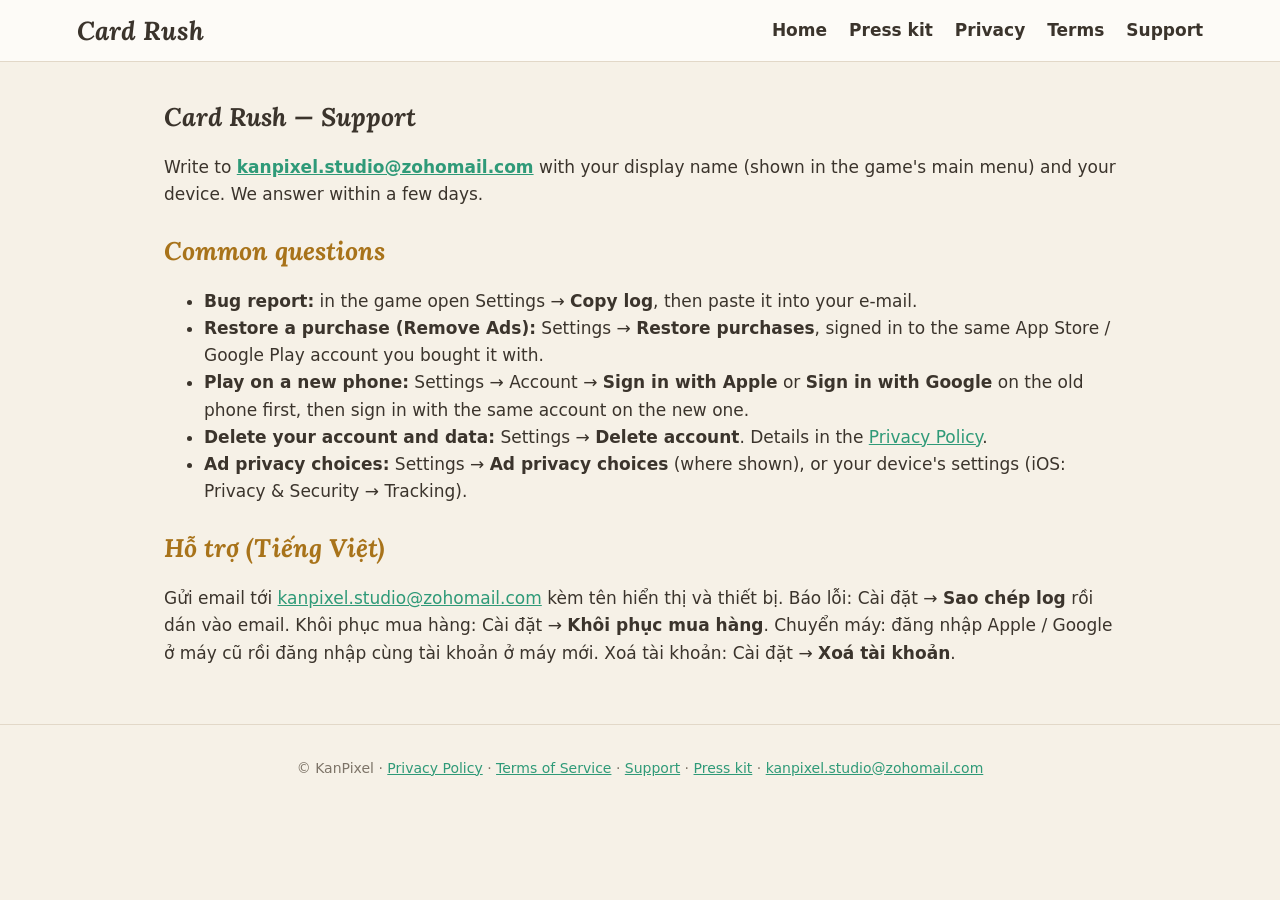
<file: support.html>
<!doctype html>
<html lang="en">
<head>
<meta charset="utf-8">
<meta name="viewport" content="width=device-width, initial-scale=1">
<title>Card Rush — Support</title>
<meta name="description" content="Help with Card Rush: contact, purchases, account and bug reports.">
<meta name="referrer" content="no-referrer">
<link rel="stylesheet" href="style.css">
</head>
<body>
<header class="top"><a class="brand" href="index.html">Card Rush</a>
<nav><a href="index.html">Home</a><a href="press.html">Press kit</a><a href="privacy.html">Privacy</a><a href="terms.html">Terms</a><a href="support.html">Support</a></nav></header>
<main>
<section class="policy"><h1>Card Rush — Support</h1>
<p>Write to <a href="mailto:kanpixel.studio@zohomail.com"><b>kanpixel.studio@zohomail.com</b></a> with your display name (shown in the game&#x27;s main menu) and your device. We answer within a few days.</p>
<h2>Common questions</h2>
<ul><li><b>Bug report:</b> in the game open Settings → <b>Copy log</b>, then paste it into your e-mail.</li>
<li><b>Restore a purchase (Remove Ads):</b> Settings → <b>Restore purchases</b>, signed in to the same App Store / Google Play account you bought it with.</li>
<li><b>Play on a new phone:</b> Settings → Account → <b>Sign in with Apple</b> or <b>Sign in with Google</b> on the old phone first, then sign in with the same account on the new one.</li>
<li><b>Delete your account and data:</b> Settings → <b>Delete account</b>. Details in the <a href="privacy.html">Privacy Policy</a>.</li>
<li><b>Ad privacy choices:</b> Settings → <b>Ad privacy choices</b> (where shown), or your device&#x27;s settings (iOS: Privacy &amp; Security → Tracking).</li></ul>
<h2>Hỗ trợ (Tiếng Việt)</h2>
<p>Gửi email tới <a href="mailto:kanpixel.studio@zohomail.com">kanpixel.studio@zohomail.com</a> kèm tên hiển thị và thiết bị. Báo lỗi: Cài đặt → <b>Sao chép log</b> rồi dán vào email. Khôi phục mua hàng: Cài đặt → <b>Khôi phục mua hàng</b>. Chuyển máy: đăng nhập Apple / Google ở máy cũ rồi đăng nhập cùng tài khoản ở máy mới. Xoá tài khoản: Cài đặt → <b>Xoá tài khoản</b>.</p>
</section>
</main>
<footer>
<p>© KanPixel · <a href="privacy.html">Privacy Policy</a> · <a href="terms.html">Terms of Service</a> · <a href="support.html">Support</a> · <a href="press.html">Press kit</a> ·
<a href="mailto:kanpixel.studio@zohomail.com">kanpixel.studio@zohomail.com</a></p>
</footer>
</body>
</html>
</file>
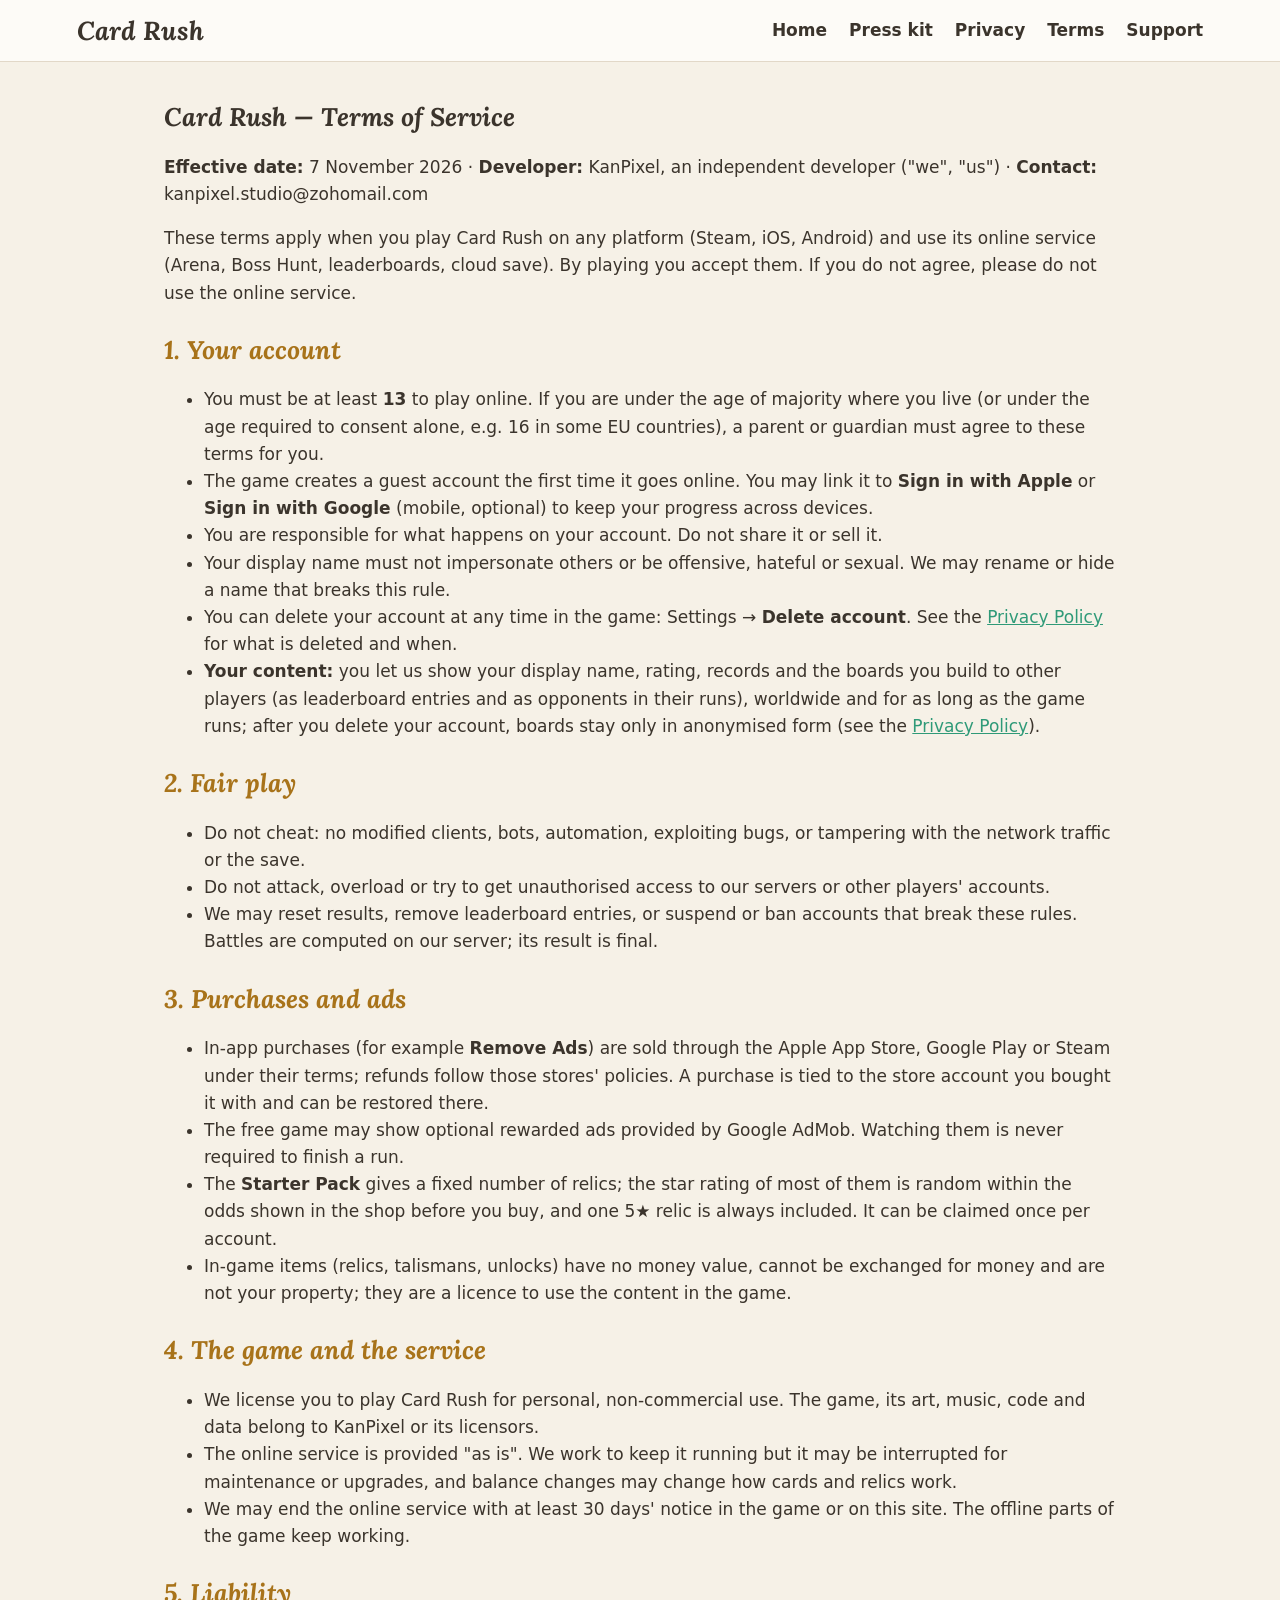
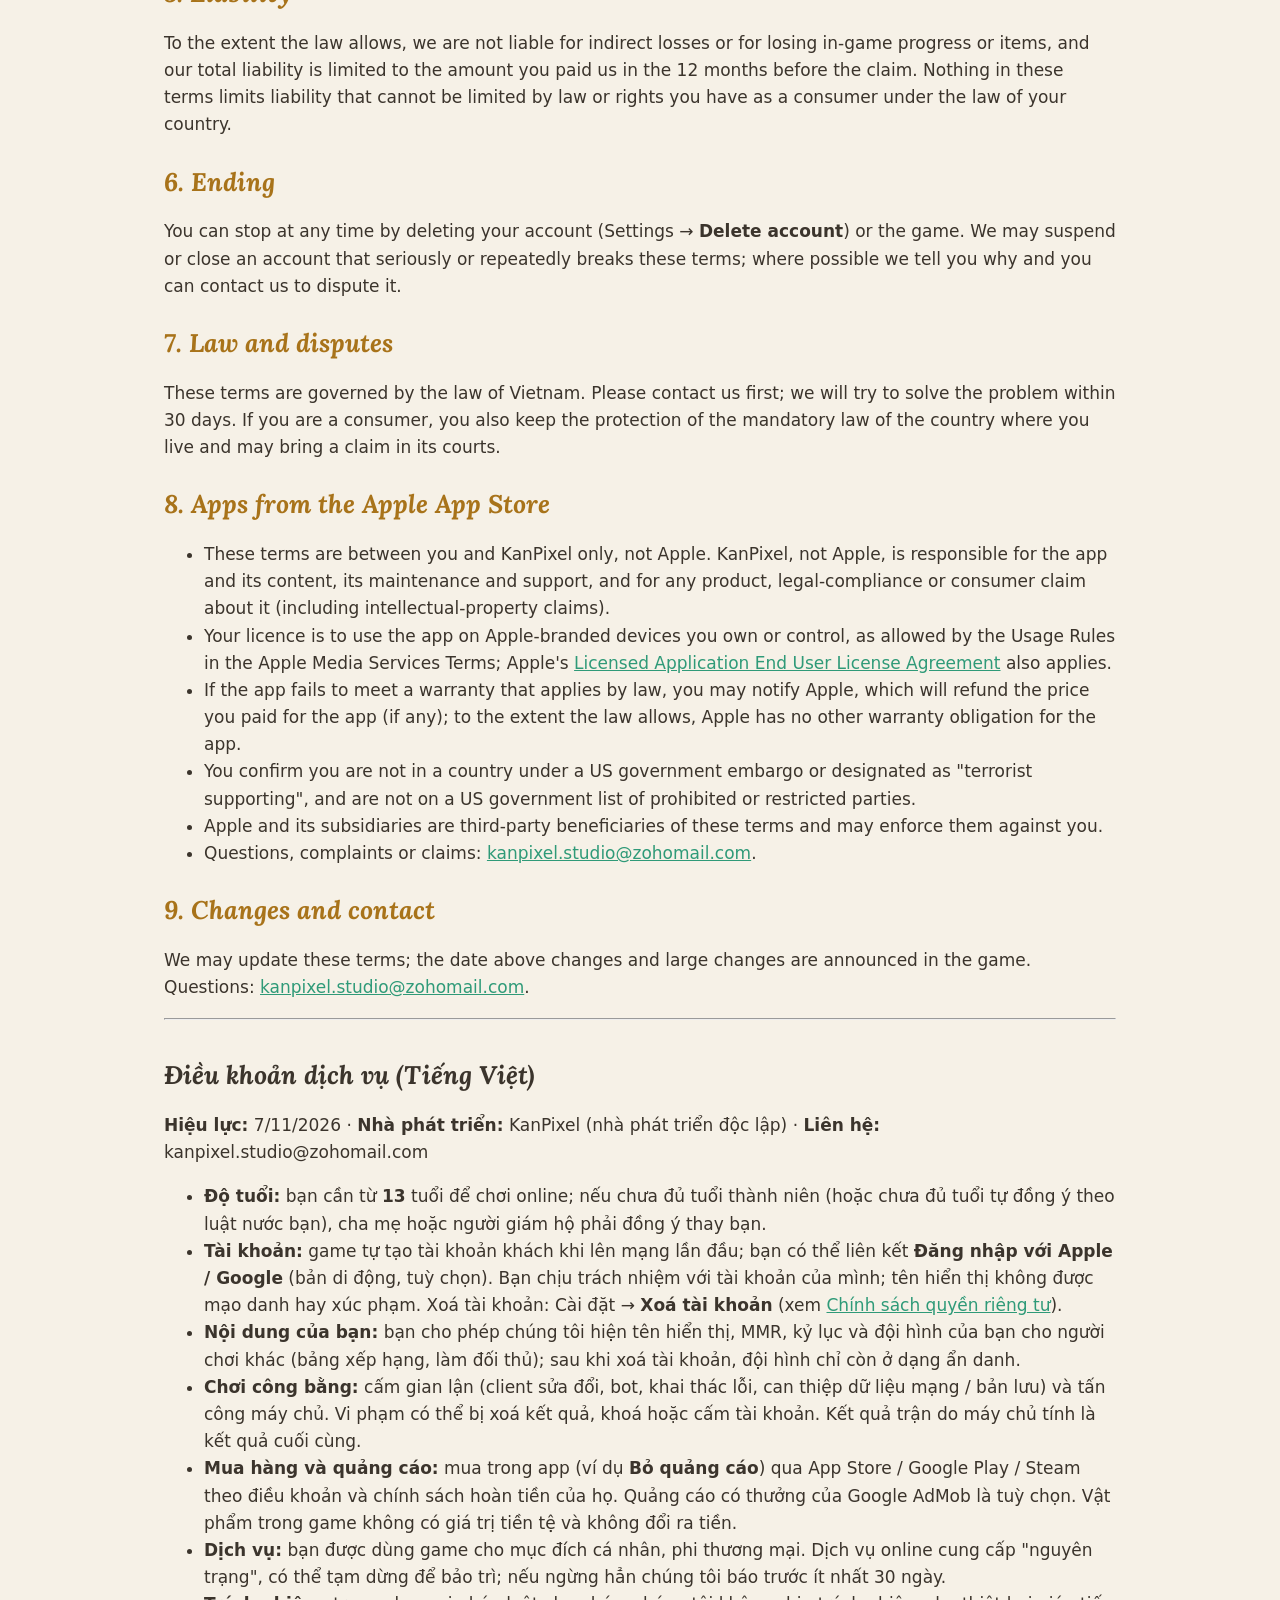
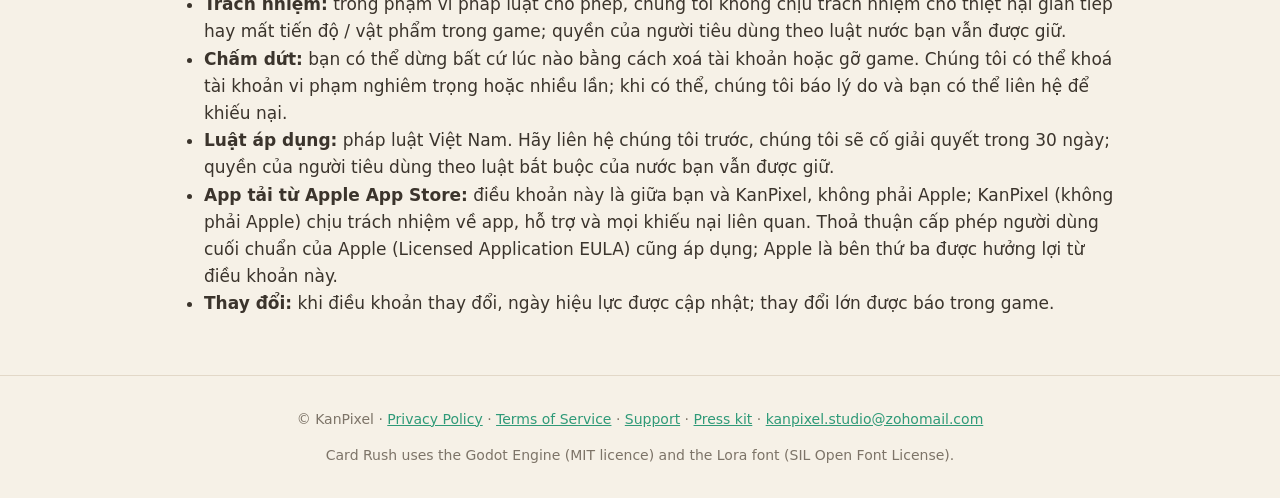
<file: terms.html>
<!doctype html>
<html lang="en">
<head>
<meta charset="utf-8">
<meta name="viewport" content="width=device-width, initial-scale=1">
<title>Card Rush — Terms of Service</title>
<meta name="description" content="The rules for playing Card Rush and using its online service.">
<meta name="referrer" content="no-referrer">
<meta property="og:title" content="Card Rush — Terms of Service">
<meta property="og:description" content="The rules for playing Card Rush and using its online service.">
<meta property="og:image" content="img/01_menu.jpg">
<link rel="stylesheet" href="style.css">
</head>
<body>
<header class="top"><a class="brand" href="index.html">Card Rush</a>
<nav><a href="index.html">Home</a><a href="press.html">Press kit</a><a href="privacy.html">Privacy</a><a href="terms.html">Terms</a><a href="support.html">Support</a></nav></header>
<main>
<section class="policy"><h1>Card Rush — Terms of Service</h1>
<p><b>Effective date:</b> 7 November 2026 · <b>Developer:</b> KanPixel, an independent developer (&quot;we&quot;, &quot;us&quot;) · <b>Contact:</b> kanpixel.studio@zohomail.com</p>
<p>These terms apply when you play Card Rush on any platform (Steam, iOS, Android) and use its online service (Arena, Boss Hunt, leaderboards, cloud save). By playing you accept them. If you do not agree, please do not use the online service.</p>
<h2>1. Your account</h2>
<ul><li>You must be at least <b>13</b> to play online. If you are under the age of majority where you live (or under the age required to consent alone, e.g. 16 in some EU countries), a parent or guardian must agree to these terms for you.</li><li>The game creates a guest account the first time it goes online. You may link it to <b>Sign in with Apple</b> or <b>Sign in with Google</b> (mobile, optional) to keep your progress across devices.</li><li>You are responsible for what happens on your account. Do not share it or sell it.</li><li>Your display name must not impersonate others or be offensive, hateful or sexual. We may rename or hide a name that breaks this rule.</li><li>You can delete your account at any time in the game: Settings → <b>Delete account</b>. See the <a href="privacy.html">Privacy Policy</a> for what is deleted and when.</li><li><b>Your content:</b> you let us show your display name, rating, records and the boards you build to other players (as leaderboard entries and as opponents in their runs), worldwide and for as long as the game runs; after you delete your account, boards stay only in anonymised form (see the <a href="privacy.html">Privacy Policy</a>).</li></ul>
<h2>2. Fair play</h2>
<ul><li>Do not cheat: no modified clients, bots, automation, exploiting bugs, or tampering with the network traffic or the save.</li><li>Do not attack, overload or try to get unauthorised access to our servers or other players&#x27; accounts.</li><li>We may reset results, remove leaderboard entries, or suspend or ban accounts that break these rules. Battles are computed on our server; its result is final.</li></ul>
<h2>3. Purchases and ads</h2>
<ul><li>In-app purchases (for example <b>Remove Ads</b>) are sold through the Apple App Store, Google Play or Steam under their terms; refunds follow those stores&#x27; policies. A purchase is tied to the store account you bought it with and can be restored there.</li><li>The free game may show optional rewarded ads provided by Google AdMob. Watching them is never required to finish a run.</li><li>The <b>Starter Pack</b> gives a fixed number of relics; the star rating of most of them is random within the odds shown in the shop before you buy, and one 5★ relic is always included. It can be claimed once per account.</li><li>In-game items (relics, talismans, unlocks) have no money value, cannot be exchanged for money and are not your property; they are a licence to use the content in the game.</li></ul>
<h2>4. The game and the service</h2>
<ul><li>We license you to play Card Rush for personal, non-commercial use. The game, its art, music, code and data belong to KanPixel or its licensors.</li><li>The online service is provided &quot;as is&quot;. We work to keep it running but it may be interrupted for maintenance or upgrades, and balance changes may change how cards and relics work.</li><li>We may end the online service with at least 30 days&#x27; notice in the game or on this site. The offline parts of the game keep working.</li></ul>
<h2>5. Liability</h2>
<p>To the extent the law allows, we are not liable for indirect losses or for losing in-game progress or items, and our total liability is limited to the amount you paid us in the 12 months before the claim. Nothing in these terms limits liability that cannot be limited by law or rights you have as a consumer under the law of your country.</p>
<h2>6. Ending</h2>
<p>You can stop at any time by deleting your account (Settings → <b>Delete account</b>) or the game. We may suspend or close an account that seriously or repeatedly breaks these terms; where possible we tell you why and you can contact us to dispute it.</p>
<h2>7. Law and disputes</h2>
<p>These terms are governed by the law of Vietnam. Please contact us first; we will try to solve the problem within 30 days. If you are a consumer, you also keep the protection of the mandatory law of the country where you live and may bring a claim in its courts.</p>
<h2>8. Apps from the Apple App Store</h2>
<ul><li>These terms are between you and KanPixel only, not Apple. KanPixel, not Apple, is responsible for the app and its content, its maintenance and support, and for any product, legal-compliance or consumer claim about it (including intellectual-property claims).</li><li>Your licence is to use the app on Apple-branded devices you own or control, as allowed by the Usage Rules in the Apple Media Services Terms; Apple&#x27;s <a href="https://www.apple.com/legal/internet-services/itunes/dev/stdeula/">Licensed Application End User License Agreement</a> also applies.</li><li>If the app fails to meet a warranty that applies by law, you may notify Apple, which will refund the price you paid for the app (if any); to the extent the law allows, Apple has no other warranty obligation for the app.</li><li>You confirm you are not in a country under a US government embargo or designated as &quot;terrorist supporting&quot;, and are not on a US government list of prohibited or restricted parties.</li><li>Apple and its subsidiaries are third-party beneficiaries of these terms and may enforce them against you.</li><li>Questions, complaints or claims: <a href="mailto:kanpixel.studio@zohomail.com">kanpixel.studio@zohomail.com</a>.</li></ul>
<h2>9. Changes and contact</h2>
<p>We may update these terms; the date above changes and large changes are announced in the game. Questions: <a href="mailto:kanpixel.studio@zohomail.com">kanpixel.studio@zohomail.com</a>.</p>
<hr>
<h1>Điều khoản dịch vụ (Tiếng Việt)</h1>
<p><b>Hiệu lực:</b> 7/11/2026 · <b>Nhà phát triển:</b> KanPixel (nhà phát triển độc lập) · <b>Liên hệ:</b> kanpixel.studio@zohomail.com</p>
<ul><li><b>Độ tuổi:</b> bạn cần từ <b>13</b> tuổi để chơi online; nếu chưa đủ tuổi thành niên (hoặc chưa đủ tuổi tự đồng ý theo luật nước bạn), cha mẹ hoặc người giám hộ phải đồng ý thay bạn.</li><li><b>Tài khoản:</b> game tự tạo tài khoản khách khi lên mạng lần đầu; bạn có thể liên kết <b>Đăng nhập với Apple / Google</b> (bản di động, tuỳ chọn). Bạn chịu trách nhiệm với tài khoản của mình; tên hiển thị không được mạo danh hay xúc phạm. Xoá tài khoản: Cài đặt → <b>Xoá tài khoản</b> (xem <a href="privacy.html">Chính sách quyền riêng tư</a>).</li><li><b>Nội dung của bạn:</b> bạn cho phép chúng tôi hiện tên hiển thị, MMR, kỷ lục và đội hình của bạn cho người chơi khác (bảng xếp hạng, làm đối thủ); sau khi xoá tài khoản, đội hình chỉ còn ở dạng ẩn danh.</li><li><b>Chơi công bằng:</b> cấm gian lận (client sửa đổi, bot, khai thác lỗi, can thiệp dữ liệu mạng / bản lưu) và tấn công máy chủ. Vi phạm có thể bị xoá kết quả, khoá hoặc cấm tài khoản. Kết quả trận do máy chủ tính là kết quả cuối cùng.</li><li><b>Mua hàng và quảng cáo:</b> mua trong app (ví dụ <b>Bỏ quảng cáo</b>) qua App Store / Google Play / Steam theo điều khoản và chính sách hoàn tiền của họ. Quảng cáo có thưởng của Google AdMob là tuỳ chọn. Vật phẩm trong game không có giá trị tiền tệ và không đổi ra tiền.</li><li><b>Dịch vụ:</b> bạn được dùng game cho mục đích cá nhân, phi thương mại. Dịch vụ online cung cấp &quot;nguyên trạng&quot;, có thể tạm dừng để bảo trì; nếu ngừng hẳn chúng tôi báo trước ít nhất 30 ngày.</li><li><b>Trách nhiệm:</b> trong phạm vi pháp luật cho phép, chúng tôi không chịu trách nhiệm cho thiệt hại gián tiếp hay mất tiến độ / vật phẩm trong game; quyền của người tiêu dùng theo luật nước bạn vẫn được giữ.</li><li><b>Chấm dứt:</b> bạn có thể dừng bất cứ lúc nào bằng cách xoá tài khoản hoặc gỡ game. Chúng tôi có thể khoá tài khoản vi phạm nghiêm trọng hoặc nhiều lần; khi có thể, chúng tôi báo lý do và bạn có thể liên hệ để khiếu nại.</li><li><b>Luật áp dụng:</b> pháp luật Việt Nam. Hãy liên hệ chúng tôi trước, chúng tôi sẽ cố giải quyết trong 30 ngày; quyền của người tiêu dùng theo luật bắt buộc của nước bạn vẫn được giữ.</li><li><b>App tải từ Apple App Store:</b> điều khoản này là giữa bạn và KanPixel, không phải Apple; KanPixel (không phải Apple) chịu trách nhiệm về app, hỗ trợ và mọi khiếu nại liên quan. Thoả thuận cấp phép người dùng cuối chuẩn của Apple (Licensed Application EULA) cũng áp dụng; Apple là bên thứ ba được hưởng lợi từ điều khoản này.</li><li><b>Thay đổi:</b> khi điều khoản thay đổi, ngày hiệu lực được cập nhật; thay đổi lớn được báo trong game.</li></ul></section>
</main>
<footer>
<p>© KanPixel · <a href="privacy.html">Privacy Policy</a> · <a href="terms.html">Terms of Service</a> · <a href="support.html">Support</a> · <a href="press.html">Press kit</a> ·
<a href="mailto:kanpixel.studio@zohomail.com">kanpixel.studio@zohomail.com</a></p>
<p class="faint">Card Rush uses the Godot Engine (MIT licence) and the Lora font (SIL Open Font License).</p>
</footer>
</body>
</html>
</file>
<file: style.css>
@font-face { font-family: Lora; src: url(fonts/Lora-Italic.ttf); font-style: italic; font-weight: 400 700; }
:root { --paper: #f6f1e7; --card: #fdfbf7; --ink: #3b342c; --dim: #7d7468; --gold: #a8731a; --accent: #2f9a78; --line: #e2d8c8; }
* { box-sizing: border-box; }
body { margin: 0; background: var(--paper); color: var(--ink); font: 17px/1.6 system-ui, -apple-system, "Segoe UI", sans-serif; }
a { color: var(--accent); }
.top { display: flex; justify-content: space-between; align-items: center; padding: 14px 6vw; border-bottom: 1px solid var(--line); background: var(--card); }
.brand { font: italic 700 26px Lora, serif; color: var(--ink); text-decoration: none; }
nav a { margin-left: 22px; color: var(--ink); text-decoration: none; font-weight: 600; }
main { max-width: 1080px; margin: 0 auto; padding: 0 5vw 40px; }
h1, h2, h3 { font-family: Lora, serif; font-style: italic; line-height: 1.2; }
.hero { text-align: center; padding: 50px 0 10px; }
.hero h1 { font-size: 64px; margin: 0; }
.tag { color: var(--gold); font-weight: 700; letter-spacing: .12em; text-transform: uppercase; margin: 6px 0 18px; }
.lead { max-width: 720px; margin: 0 auto 24px; font-size: 19px; }
.buttons { margin: 18px 0 28px; }
.btn { display: inline-block; margin: 6px; padding: 12px 26px; border-radius: 6px; border: 1px solid var(--line); background: var(--card);
       color: var(--ink); text-decoration: none; font: italic 700 19px Lora, serif; }
.btn.primary { background: var(--accent); color: #fff; border-color: var(--accent); }
.btn.disabled { opacity: .8; }
.heroimg, .shots img { width: 100%; border-radius: 10px; border: 1px solid var(--line); box-shadow: 0 6px 20px rgba(60,40,20,.12); }
.feats { display: grid; grid-template-columns: repeat(auto-fit, minmax(240px, 1fr)); gap: 16px; }
.feat { background: var(--card); border: 1px solid var(--line); border-radius: 10px; padding: 14px 18px; }
.feat h3 { margin: 4px 0 6px; color: var(--gold); }
.feat p { margin: 0; color: var(--dim); }
.shots { display: grid; grid-template-columns: repeat(auto-fit, minmax(300px, 1fr)); gap: 16px; }
figure { margin: 0; } figcaption { color: var(--dim); font-size: 14px; margin-top: 4px; }
.small, .faint { color: var(--dim); font-size: 14px; text-align: center; }
table { border-collapse: collapse; width: 100%; margin: 12px 0; background: var(--card); }
th, td { border: 1px solid var(--line); padding: 8px 10px; text-align: left; vertical-align: top; }
.facts th { width: 160px; }
.policy h1 { margin-top: 40px; } .policy h2 { margin-top: 28px; color: var(--gold); }
code { background: #efe7da; padding: 1px 5px; border-radius: 4px; font-size: 90%; }
footer { border-top: 1px solid var(--line); padding: 18px 6vw; text-align: center; color: var(--dim); font-size: 14px; }
@media (max-width: 600px) { .hero h1 { font-size: 44px; } nav a { margin-left: 12px; } }
</file>
